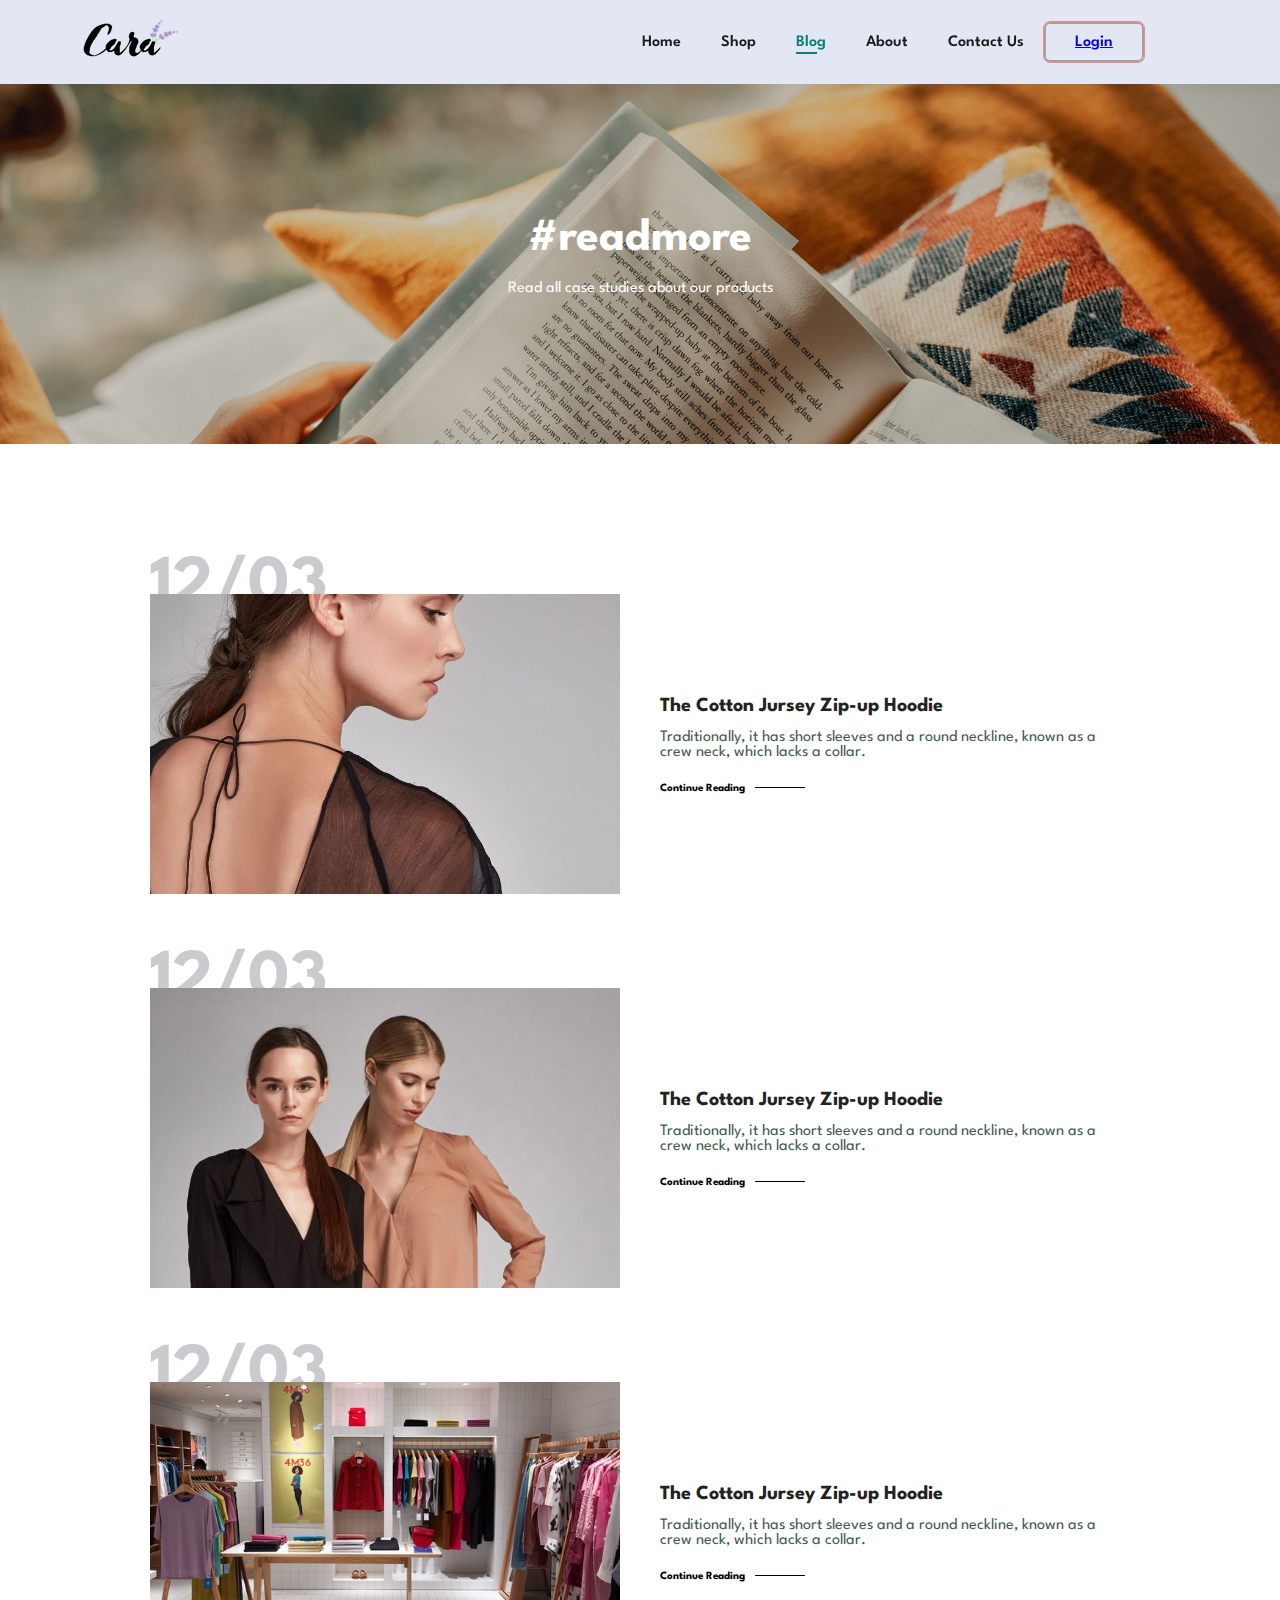
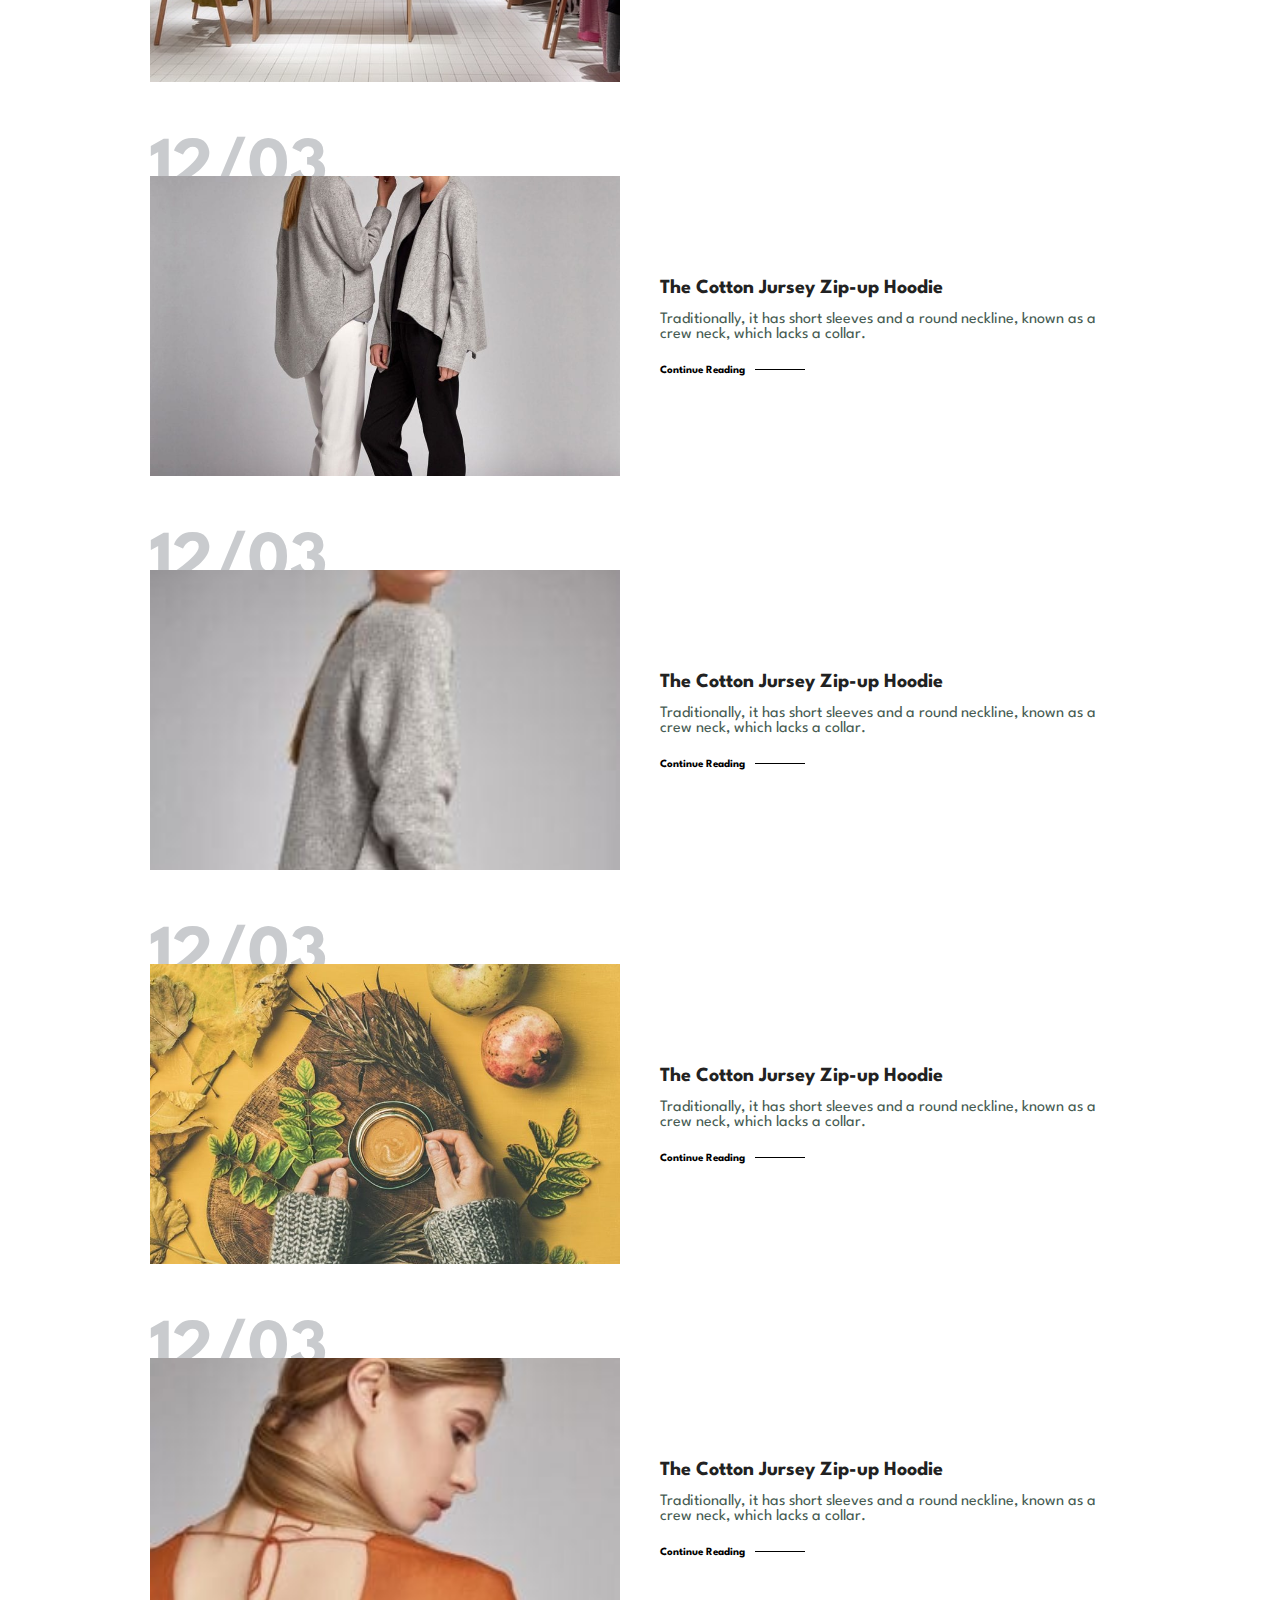
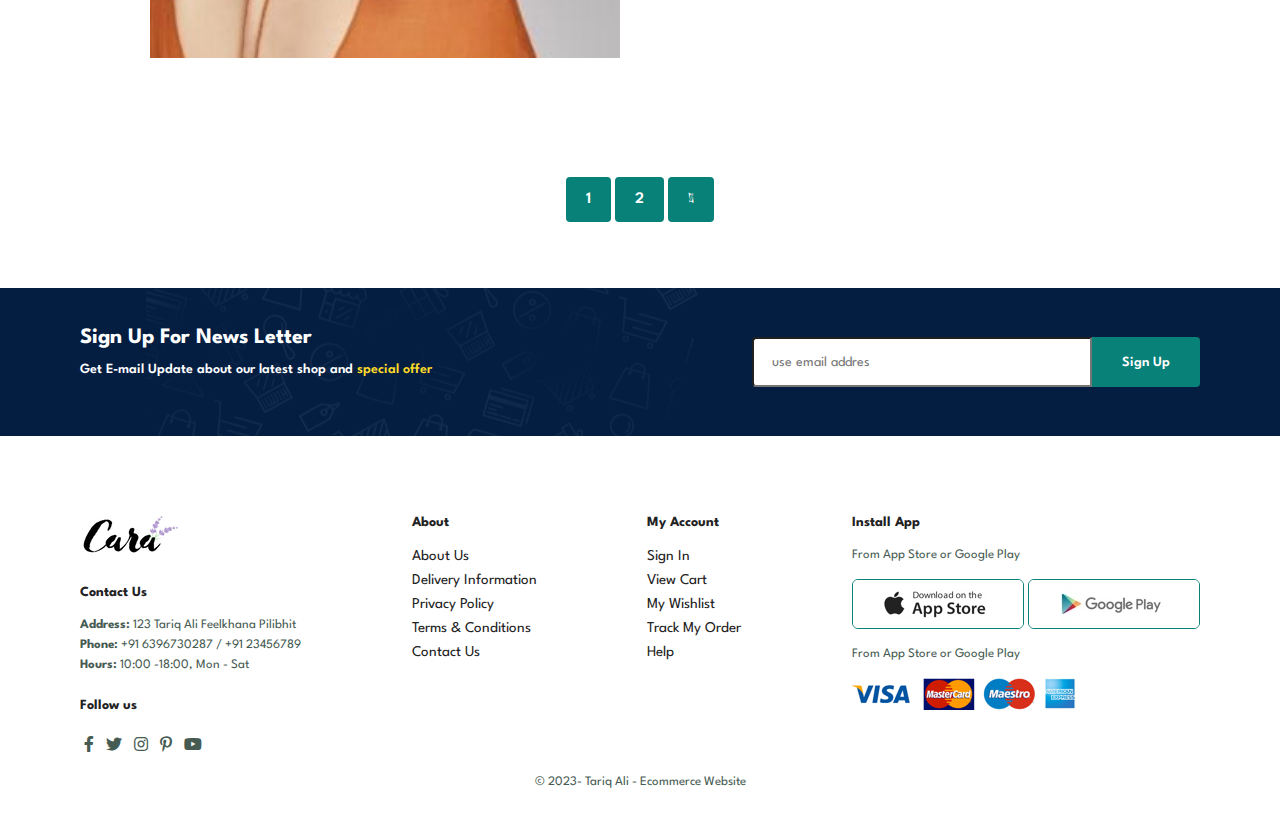
<file: EcoMart/blog.html>
<!DOCTYPE html>
<html lang="en">

<head>
    <meta charset="UTF-8">
    <meta name="viewport" content="width=device-width, initial-scale=1.0">
    <link rel="stylesheet" href="https://pro.fontawesome.com/releases/v5.10.0/css/all.css" />
    <link rel="stylesheet" href="style.css">


    <title>Ecommerce Website</title>
</head>

<body>
    <section id="header">
        <a href="#"><img src="./img/logo.png" class="logo" alt="logo"></a>

        <div>
            <ul id="navbar">
                <li><a href="index.html">Home</a></li>
                <li><a href="shop.html">Shop</a></li>
                <li><a class="active" href="blog.html">Blog</a></li>
                <li><a href="about.html">About</a></li>
                <li><a href="contact.html">Contact Us</a></li>
                <button class="btnLogin-popup"><a href="login.html">Login</a></button>
                <li id="lg-bag"><a href="cart.html"><i class="far fa-shopping-bag"></i></a></li>
                <a href="" id="close"><i class="far fa-times"></i></a>
            </ul>
        </div>
        <div id="mobile">
            <i class="far fa-shopping-bag"></i>
            <i id="bar" class="fas fa-outdent"></i>
        </div>
    </section>


    <section id="page-header" class="blog-header">
        <h2>#readmore</h2>
        <p>Read all case studies about our products</p>

    </section>


    <section id="blog">
        <div class="blog-box">
            <div class="blog-img">
                <img src="img/blog/b1.jpg">
            </div>
            <div class="blog-details">
                <h4>The Cotton Jursey Zip-up Hoodie</h4>
                <p>Traditionally, it has short sleeves and a round neckline, known as a crew neck, which lacks a collar.
                </p>
                <a href="#">Continue Reading</a>
            </div>
            <h1>12/03</h1>
        </div>
        <div class="blog-box">
            <div class="blog-img">
                <img src="img/blog/b2.jpg">
            </div>
            <div class="blog-details">
                <h4>The Cotton Jursey Zip-up Hoodie</h4>
                <p>Traditionally, it has short sleeves and a round neckline, known as a crew neck, which lacks a collar.
                </p>
                <a href="#">Continue Reading</a>
            </div>
            <h1>12/03</h1>
        </div>
        <div class="blog-box">
            <div class="blog-img">
                <img src="img/blog/b3.jpg">
            </div>
            <div class="blog-details">
                <h4>The Cotton Jursey Zip-up Hoodie</h4>
                <p>Traditionally, it has short sleeves and a round neckline, known as a crew neck, which lacks a collar.
                </p>
                <a href="#">Continue Reading</a>
            </div>
            <h1>12/03</h1>
        </div>
        <div class="blog-box">
            <div class="blog-img">
                <img src="img/blog/b4.jpg">
            </div>
            <div class="blog-details">
                <h4>The Cotton Jursey Zip-up Hoodie</h4>
                <p>Traditionally, it has short sleeves and a round neckline, known as a crew neck, which lacks a collar.
                </p>
                <a href="#">Continue Reading</a>
            </div>
            <h1>12/03</h1>
        </div>
        <div class="blog-box">
            <div class="blog-img">
                <img src="img/blog/b5.jpg">
            </div>
            <div class="blog-details">
                <h4>The Cotton Jursey Zip-up Hoodie</h4>
                <p>Traditionally, it has short sleeves and a round neckline, known as a crew neck, which lacks a collar.
                </p>
                <a href="#">Continue Reading</a>
            </div>
            <h1>12/03</h1>
        </div>
        <div class="blog-box">
            <div class="blog-img">
                <img src="img/blog/b6.jpg">
            </div>
            <div class="blog-details">
                <h4>The Cotton Jursey Zip-up Hoodie</h4>
                <p>Traditionally, it has short sleeves and a round neckline, known as a crew neck, which lacks a collar.
                </p>
                <a href="#">Continue Reading</a>
            </div>
            <h1>12/03</h1>
        </div>
        <div class="blog-box">
            <div class="blog-img">
                <img src="img/blog/b7.jpg">
            </div>
            <div class="blog-details">
                <h4>The Cotton Jursey Zip-up Hoodie</h4>
                <p>Traditionally, it has short sleeves and a round neckline, known as a crew neck, which lacks a collar.
                </p>
                <a href="#">Continue Reading</a>
            </div>
            <h1>12/03</h1>
        </div>
    </section>



    <section id="pagination" class="section-p1">
        <a href="">1</a>
        <a href="">2</a>
        <a href=""><i class="fal fa-long-arrow-alt-right"></i></a>


    </section>


    <section id="newsLetter" class="section-p1 section-m1">
        <div class="newtext">
            <h4>Sign Up For News Letter</h4>
            <p>Get E-mail Update about our latest shop and <span>special offer</span> </p>

        </div>
        <div class="form">
            <input type="text" placeholder="use email addres">
            <button class="normal">Sign Up</button>
    </section>

    <footer class="section-p1">
        <div class="column">
            <img class="logo" src="img/logo.png" alt="">
            <h4>Contact Us</h4>
            <p><strong>Address:</strong> 123 Tariq Ali Feelkhana  Pilibhit</p>
            <p><strong>Phone:</strong> +91 6396730287 / +91 23456789</p>
            <p><strong>Hours:</strong> 10:00 -18:00, Mon - Sat </p>
            <div class="follow">
                <h4>Follow us</h4>
                <div class="icon">
                    <i class="fab fa-facebook-f"></i>
                    <i class="fab fa-twitter"></i>
                    <i class="fab fa-instagram"></i>
                    <i class="fab fa-pinterest-p"></i>
                    <i class="fab fa-youtube"></i>
                </div>
            </div>
        </div>

        <div class="column">
            <h4>About</h4>
            <a href="#">About Us</a>
            <a href="#">Delivery Information</a>
            <a href="#">Privacy Policy</a>
            <a href="#">Terms & Conditions</a>
            <a href="#">Contact Us</a>
        </div>

        <div class="column">
            <h4>My Account</h4>
            <a href="#">Sign In</a>
            <a href="#">View Cart</a>
            <a href="#">My Wishlist</a>
            <a href="#">Track My Order</a>
            <a href="#">Help</a>
        </div>

        <div class="column install">
            <h4>Install App</h4>
            <p>From App Store or Google Play</p>
            <div class="row">
                <img src="img/pay/app.jpg" alt="">
                <img src="img/pay/play.jpg" alt="">
            </div>
            <p>From App Store or Google Play</p>
            <img src="img/pay/pay.png" alt="">
        </div>

        <div class="copyright">
            <p>© 2023- Tariq Ali -  Ecommerce Website</p>
        </div>
    </footer>


</body>
<script src="script.js"></script>


</html>
</file>
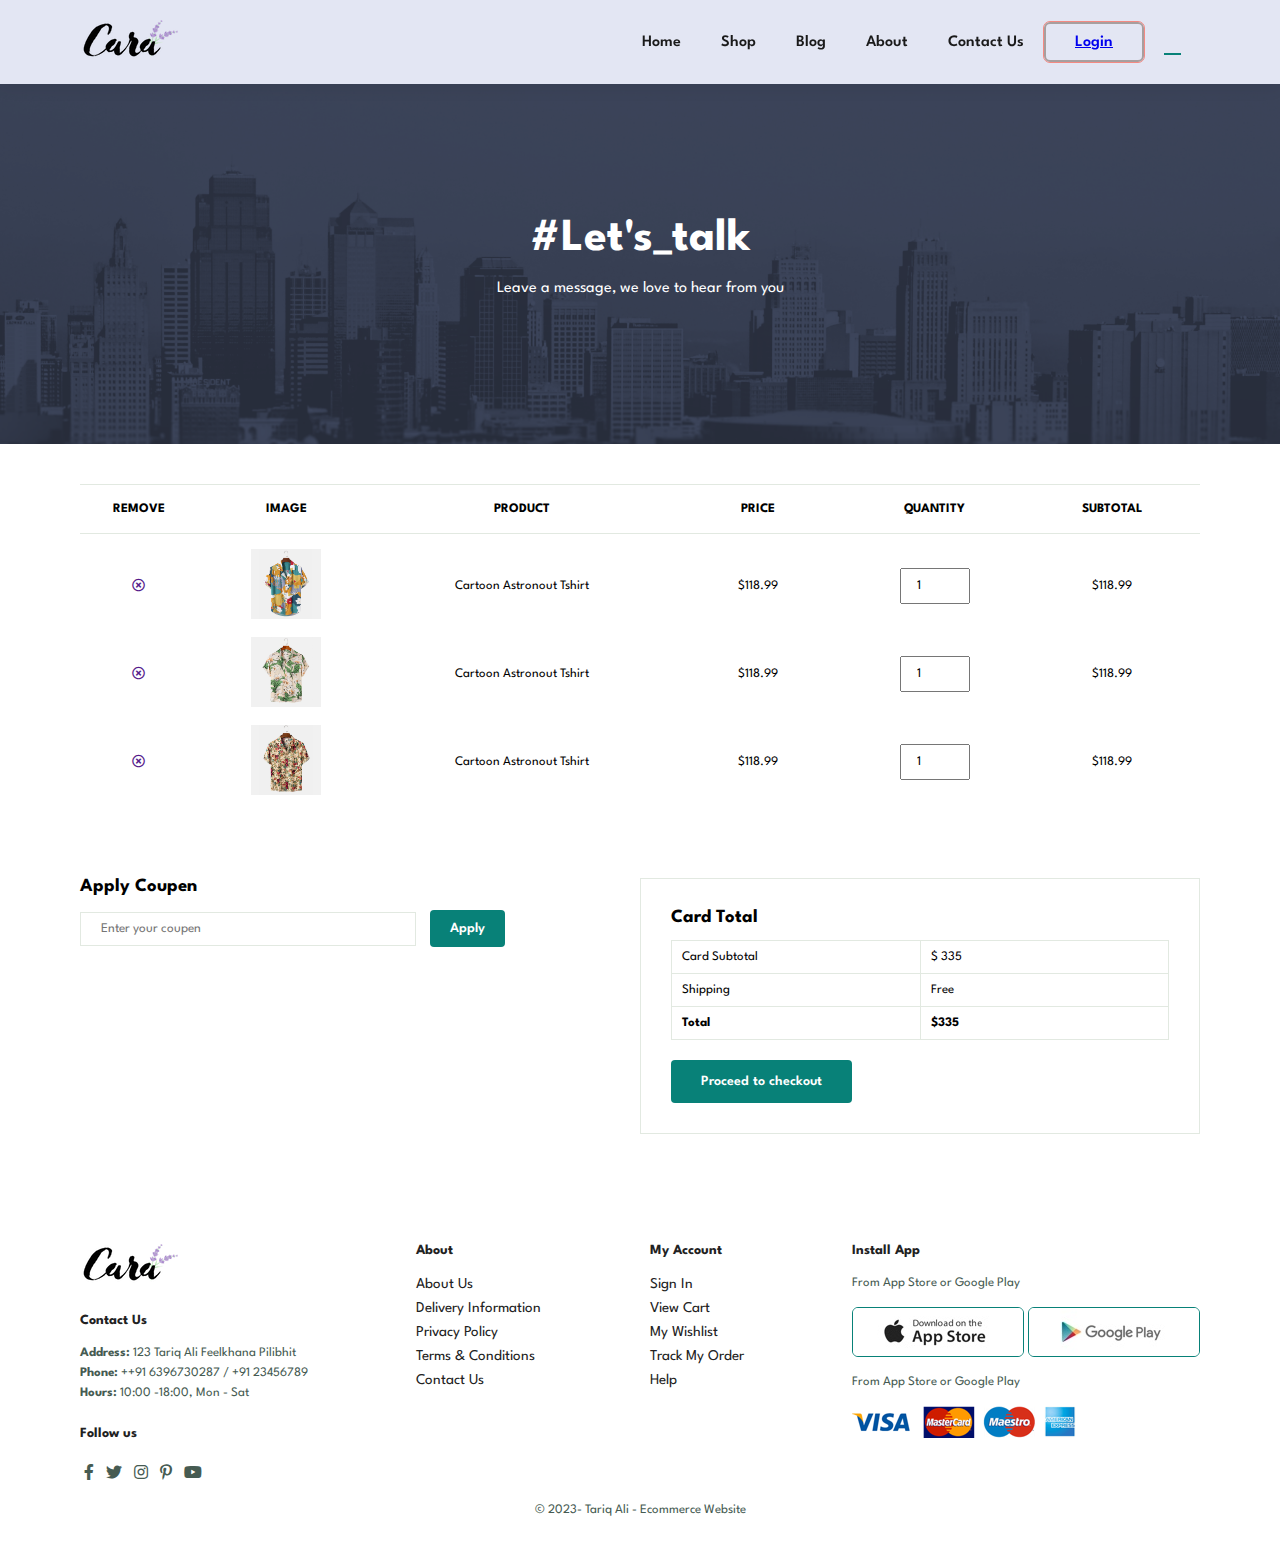
<file: EcoMart/cart.html>
<!DOCTYPE html>
<html lang="en">

<head>
    <meta charset="UTF-8">
    <meta name="viewport" content="width=device-width, initial-scale=1.0">
    <link rel="stylesheet" href="https://pro.fontawesome.com/releases/v5.10.0/css/all.css" />
    <link rel="stylesheet" href="style.css">


    <title>Ecommerce Website</title>
</head>

<body>
    <section id="header">
        <a href="#"><img src="./img/logo.png" class="logo" alt="logo"></a>

        <div>
            <ul id="navbar">
                <li><a href="index.html">Home</a></li>
                <li><a href="shop.html">Shop</a></li>
                <li><a href="blog.html">Blog</a></li>
                <li><a href="about.html">About</a></li>
                <li><a href="contact.html">Contact Us</a></li>
                <button class="btnLogin-popup"><a href="login.html">Login</a></button>
                <li id="lg-bag"><a class="active" href="cart.html"><i class="far fa-shopping-bag"></i></a></li>
                <a href="" id="close"><i class="far fa-times"></i></a>
            </ul>
        </div>
        <div id="mobile">
            <i class="far fa-shopping-bag"></i>
            <i id="bar" class="fas fa-outdent"></i>
        </div>
    </section>

    <section id="page-header" class="about-header">
        <h2>#Let's_talk</h2>
        <p>Leave a message, we love to hear from you</p>

    </section>

    <section id="cart" class="section-p1">
        <table width="100%">
            <thead>
                <tr>
                    <td>Remove</td>
                    <td>Image</td>
                    <td>Product</td>
                    <td>Price</td>
                    <td>Quantity</td>
                    <td>Subtotal</td>
                </tr>
            </thead>
            <tbody>
                <tr>
                    <td><a href=""><i class="far fa-times-circle"></i></a></td>
                    <td><img src="img/products/f1.jpg"></td>
                    <td> Cartoon Astronout Tshirt</td>
                    <td>$118.99</td>
                    <td><input type="number" value="1"></td>
                    <td>$118.99</td>

                </tr>
                <tr>
                    <td><a href=""><i class="far fa-times-circle"></i></a></td>
                    <td><img src="img/products/f2.jpg"></td>
                    <td> Cartoon Astronout Tshirt</td>
                    <td>$118.99</td>
                    <td><input type="number" value="1"></td>
                    <td>$118.99</td>

                </tr>
                <tr>
                    <td><a href=""><i class="far fa-times-circle"></i></a></td>
                    <td><img src="img/products/f3.jpg"></td>
                    <td> Cartoon Astronout Tshirt</td>
                    <td>$118.99</td>
                    <td><input type="number" value="1"></td>
                    <td>$118.99</td>

                </tr>
            </tbody>
        </table>
    </section>

    <section id="cart-add" class="section-p1">
        <div id="coupen">
            <h3>Apply Coupen</h3>
            <div>
                <input type="text" placeholder="Enter your coupen">
                <button class="normal">Apply</button>
            </div>
        </div>
        <div id="subtotal">
            <h3>Card Total</h3>
            <table>
                <tr>
                    <td>Card Subtotal</td>
                    <td>$ 335</td>
                </tr>
                <tr>
                    <td>Shipping</td>
                    <td>Free</td>
                    
                </tr>
                <tr>
                    <td><strong>Total</strong></td>
                    <td><strong>$335</strong></td>
                </tr>
            </table>
            <button class="normal">Proceed to checkout</button>
        </div>
    </section>




    <footer class="section-p1">
        <div class="column">
            <img class="logo" src="img/logo.png" alt="">
            <h4>Contact Us</h4>
            <p><strong>Address:</strong> 123 Tariq Ali Feelkhana  Pilibhit</p>
            <p><strong>Phone:</strong> ++91 6396730287 / +91 23456789</p>
            <p><strong>Hours:</strong> 10:00 -18:00, Mon - Sat </p>
            <div class="follow">
                <h4>Follow us</h4>
                <div class="icon">
                    <i class="fab fa-facebook-f"></i>
                    <i class="fab fa-twitter"></i>
                    <i class="fab fa-instagram"></i>
                    <i class="fab fa-pinterest-p"></i>
                    <i class="fab fa-youtube"></i>
                </div>
            </div>
        </div>

        <div class="column">
            <h4>About</h4>
            <a href="#">About Us</a>
            <a href="#">Delivery Information</a>
            <a href="#">Privacy Policy</a>
            <a href="#">Terms & Conditions</a>
            <a href="#">Contact Us</a>
        </div>

        <div class="column">
            <h4>My Account</h4>
            <a href="#">Sign In</a>
            <a href="#">View Cart</a>
            <a href="#">My Wishlist</a>
            <a href="#">Track My Order</a>
            <a href="#">Help</a>
        </div>

        <div class="column install">
            <h4>Install App</h4>
            <p>From App Store or Google Play</p>
            <div class="row">
                <img src="img/pay/app.jpg" alt="">
                <img src="img/pay/play.jpg" alt="">
            </div>
            <p>From App Store or Google Play</p>
            <img src="img/pay/pay.png" alt="">
        </div>

        <div class="copyright">
            <p>© 2023- Tariq Ali -  Ecommerce Website</p>
        </div>
    </footer>


</body>
<script src="script.js"></script>


</html>
</file>
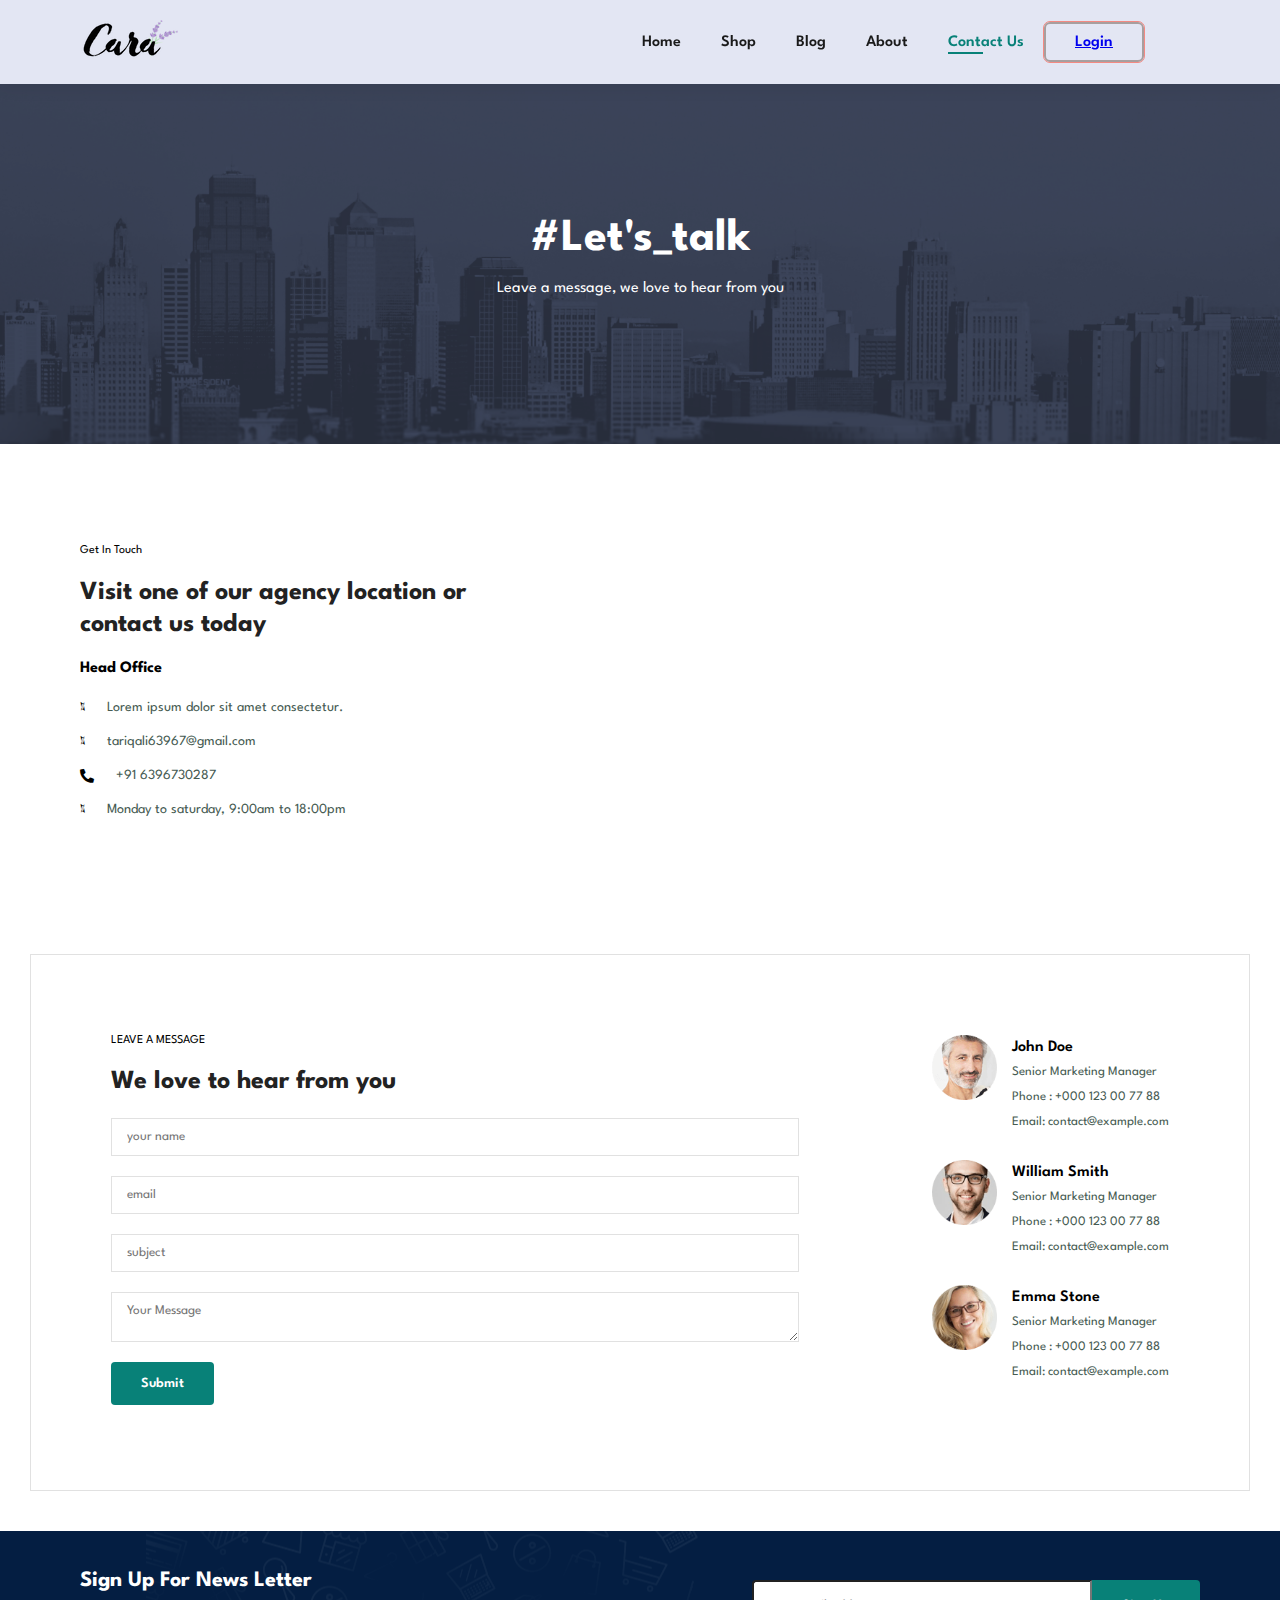
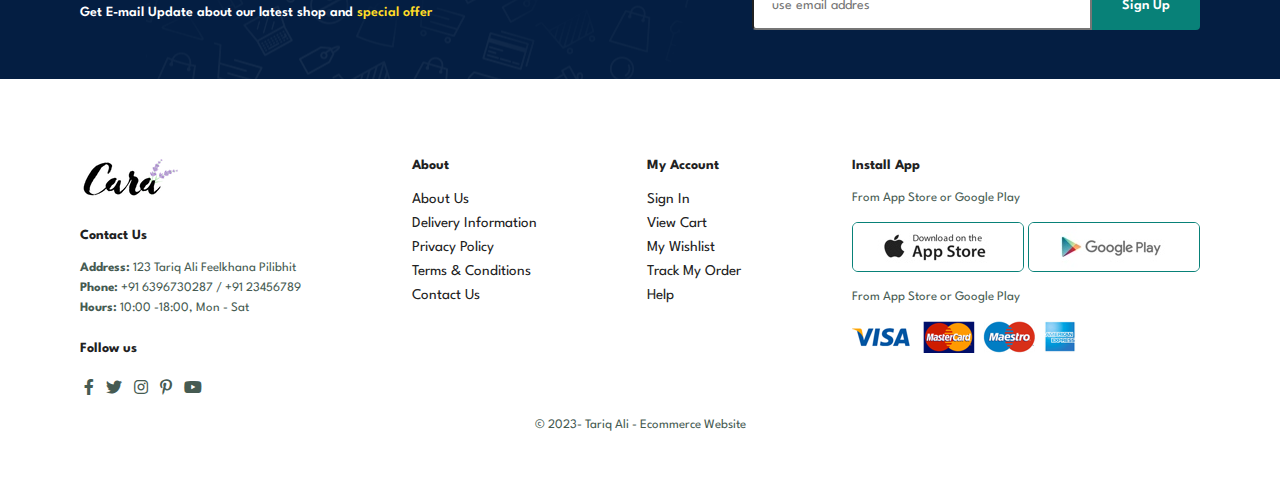
<file: EcoMart/contact.html>
<!DOCTYPE html>
<html lang="en">

<head>
    <meta charset="UTF-8">
    <meta name="viewport" content="width=device-width, initial-scale=1.0">
    <link rel="stylesheet" href="https://pro.fontawesome.com/releases/v5.10.0/css/all.css" />
    <link rel="stylesheet" href="style.css">


    <title>Ecommerce Website</title>
</head>

<body>
    <section id="header">
        <a href="#"><img src="./img/logo.png" class="logo" alt="logo"></a>

        <div>
            <ul id="navbar">
                <li><a href="index.html">Home</a></li>
                <li><a href="shop.html">Shop</a></li>
                <li><a href="blog.html">Blog</a></li>
                <li><a href="about.html">About</a></li>
                <li><a class="active" href="contact.html">Contact Us</a></li>
                <button class="btnLogin-popup"><a href="login.html">Login</a></button>
                <li id="lg-bag"><a href="cart.html"><i class="far fa-shopping-bag"></i></a></li>
                <a href="" id="close"><i class="far fa-times"></i></a>
            </ul>
        </div>
        <div id="mobile">
            <i class="far fa-shopping-bag"></i>
            <i id="bar" class="fas fa-outdent"></i>
        </div>
    </section>

    <section id="page-header" class="about-header">
        <h2>#Let's_talk</h2>
        <p>Leave a message, we love to hear from you</p>

    </section>

    <section id="contact-detail" class="section-p1">
        <div class="details">
            <span>Get In Touch</span>
            <h2>Visit one of our agency location or contact us today</h2>
            <h3>Head Office</h3>
            <div>
                <li>
                    <i class="fal fa-map"></i>
                    <p>Lorem ipsum dolor sit amet consectetur.</p>
                </li>
                <li>
                    <i class="fal fa-envelope"></i>
                    <p>tariqali63967@gmail.com</p>
                </li>
                <li>
                    <i class="fas fa-phone-alt"></i>
                    <p>+91 6396730287</p>
                </li>
                <li>
                    <i class="fal fa-clock"></i>
                    <p>Monday to saturday, 9:00am to 18:00pm</p>
                </li>
        </div>
        </div>

        <div class="map">
            <iframe src="https://www.google.com/maps/embed?pb=!1m18!1m12!1m3!1d2469.808806906321!2d-1.2592323454790648!3d51.75481962029965!2m3!1f0!2f0!3f0!3m2!1i1024!2i768!4f13.1!3m3!1m2!1s0x4876c6a9ef8c485b%3A0xd2ff1883a001afed!2sUniversity%20of%20Oxford!5e0!3m2!1sen!2sin!4v1710266534535!5m2!1sen!2sin" width="600" height="450" style="border:0;" allowfullscreen="" loading="lazy" referrerpolicy="no-referrer-when-downgrade"></iframe>
        </div>
    </section>

    <section id="form-detail">
        <form action="">
            <span>LEAVE A MESSAGE</span>
            <h2>We love to hear from you</h2>
            <input type="text" placeholder="your name">
            <input type="text" placeholder="email">
            <input type="text" placeholder="subject">
            <textarea name="" id="" cols="" rows="" placeholder="Your Message"></textarea>
            <button class="normal">Submit</button>
        </form>
        <div class="people">
            <div>
                <img src="img/people/1.png">
                <p><span>John Doe</span>Senior Marketing Manager <br>Phone : +000 123 00 77 88 <br> Email: contact@example.com</p> 
            </div>
            <div>
                <img src="img/people/2.png">
                <p><span>William Smith</span>Senior Marketing Manager <br>Phone : +000 123 00 77 88 <br> Email: contact@example.com</p> 
            </div>
            <div>
                <img src="img/people/3.png">
                <p><span>Emma Stone</span>Senior Marketing Manager <br>Phone : +000 123 00 77 88 <br> Email: contact@example.com</p> 
            </div>
        </div>
    </section>


    <section id="newsLetter" class="section-p1 section-m1">
        <div class="newtext">
            <h4>Sign Up For News Letter</h4>
            <p>Get E-mail Update about our latest shop and <span>special offer</span> </p>

        </div>
        <div class="form">
            <input type="text" placeholder="use email addres">
            <button class="normal">Sign Up</button>
    </section>


    <footer class="section-p1">
        <div class="column">
            <img class="logo" src="img/logo.png" alt="">
            <h4>Contact Us</h4>
            <p><strong>Address:</strong> 123 Tariq Ali Feelkhana  Pilibhit</p>
            <p><strong>Phone:</strong> +91 6396730287 / +91 23456789</p>
            <p><strong>Hours:</strong> 10:00 -18:00, Mon - Sat </p>
            <div class="follow">
                <h4>Follow us</h4>
                <div class="icon">
                    <i class="fab fa-facebook-f"></i>
                    <i class="fab fa-twitter"></i>
                    <i class="fab fa-instagram"></i>
                    <i class="fab fa-pinterest-p"></i>
                    <i class="fab fa-youtube"></i>
                </div>
            </div>
        </div>

        <div class="column">
            <h4>About</h4>
            <a href="#">About Us</a>
            <a href="#">Delivery Information</a>
            <a href="#">Privacy Policy</a>
            <a href="#">Terms & Conditions</a>
            <a href="#">Contact Us</a>
        </div>

        <div class="column">
            <h4>My Account</h4>
            <a href="#">Sign In</a>
            <a href="#">View Cart</a>
            <a href="#">My Wishlist</a>
            <a href="#">Track My Order</a>
            <a href="#">Help</a>
        </div>

        <div class="column install">
            <h4>Install App</h4>
            <p>From App Store or Google Play</p>
            <div class="row">
                <img src="img/pay/app.jpg" alt="">
                <img src="img/pay/play.jpg" alt="">
            </div>
            <p>From App Store or Google Play</p>
            <img src="img/pay/pay.png" alt="">
        </div>

        <div class="copyright">
            <p>© 2023- Tariq Ali -  Ecommerce Website</p>
        </div>
    </footer>


</body>
<script src="script.js"></script>


</html>
</file>
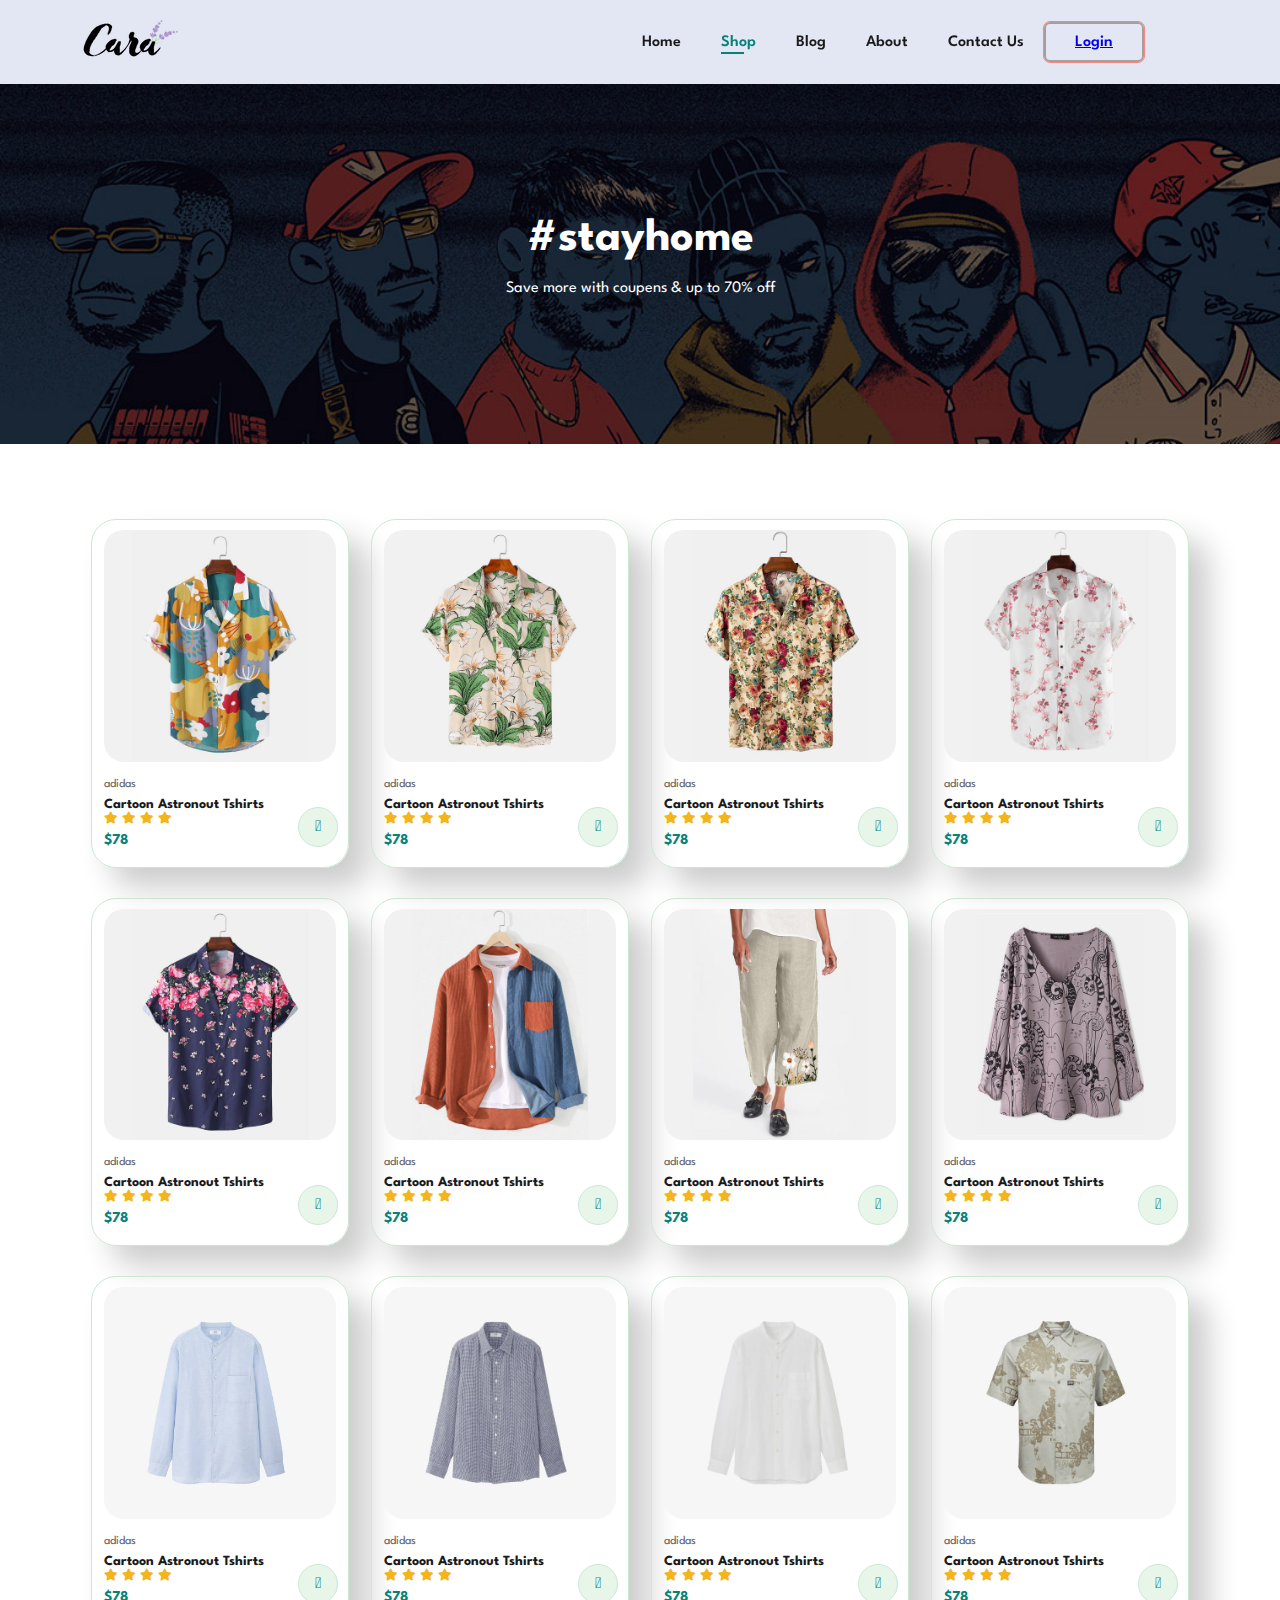
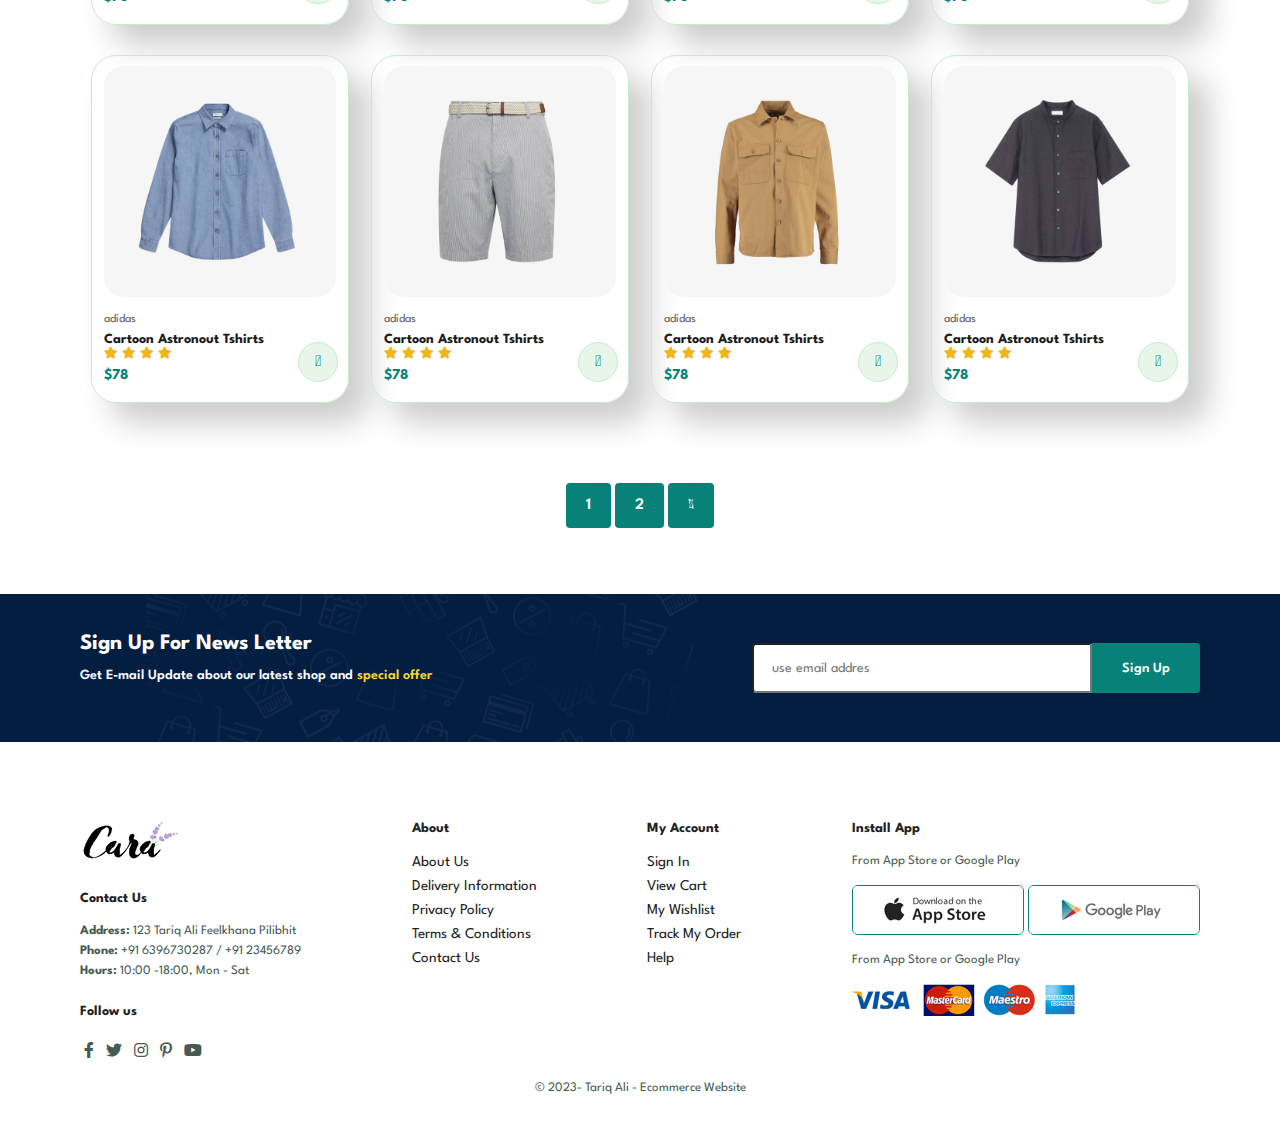
<file: EcoMart/shop.html>
<!DOCTYPE html>
<html lang="en">

<head>
    <meta charset="UTF-8">
    <meta name="viewport" content="width=device-width, initial-scale=1.0">
    <link rel="stylesheet" href="https://pro.fontawesome.com/releases/v5.10.0/css/all.css" />
    <link rel="stylesheet" href="style.css">


    <title>Ecommerce Website</title>
</head>

<body>
    <section id="header">
        <a href="#"><img src="./img/logo.png" class="logo" alt="logo"></a>

        <div>
            <ul id="navbar">
                <li><a href="index.html">Home</a></li>
                <li><a class="active" href="shop.html">Shop</a></li>
                <li><a href="blog.html">Blog</a></li>
                <li><a href="about.html">About</a></li>
                <li><a href="contact.html">Contact Us</a></li>
                <button class="btnLogin-popup"><a href="login.html">Login</a></button>
                <li id="lg-bag"><a href="cart.html"><i class="far fa-shopping-bag"></i></a></li>
                <a href="" id="close"><i class="far fa-times"></i></a>
            </ul>
        </div>
        <div id="mobile">
            <i class="far fa-shopping-bag"></i>
            <i id="bar" class="fas fa-outdent"></i>
        </div>
    </section>


    <section id="page-header">
        <h2>#stayhome</h2>
        <p>Save more with coupens & up to 70% off</p>
    </section>


    <section id="product1" class="section-p1">

        <div class="pro-container">
            <div class="pro" onclick="window.location.href='sproduct.html';">
                <img src="img/products/f1.jpg" alt="">
                <div class="imgDes">
                    <span>adidas</span>
                    <h5>Cartoon Astronout Tshirts</h5>
                    <div class="star">
                        <i class="fas fa-star"></i>
                        <i class="fas fa-star"></i>
                        <i class="fas fa-star"></i>
                        <i class="fas fa-star"></i>
                    </div>
                    <h4>$78</h4>
                </div>
                <a href="#"><i class="fal fa-shopping-cart cart"></i></a>
            </div>
            <div class="pro" onclick="window.location.href='sproduct.html';">
                <img src="img/products/f2.jpg" alt="">
                <div class="imgDes">
                    <span>adidas</span>
                    <h5>Cartoon Astronout Tshirts</h5>
                    <div class="star">
                        <i class="fas fa-star"></i>
                        <i class="fas fa-star"></i>
                        <i class="fas fa-star"></i>
                        <i class="fas fa-star"></i>
                    </div>
                    <h4>$78</h4>
                </div>
                <a href="#"><i class="fal fa-shopping-cart cart"></i></a>
            </div>
            <div class="pro" onclick="window.location.href='sproduct.html';">
                <img src="img/products/f3.jpg" alt="">
                <div class="imgDes">
                    <span>adidas</span>
                    <h5>Cartoon Astronout Tshirts</h5>
                    <div class="star">
                        <i class="fas fa-star"></i>
                        <i class="fas fa-star"></i>
                        <i class="fas fa-star"></i>
                        <i class="fas fa-star"></i>
                    </div>
                    <h4>$78</h4>
                </div>
                <a href="#"><i class="fal fa-shopping-cart cart"></i></a>
            </div>
            <div class="pro" onclick="window.location.href='sproduct.html';">
                <img src="img/products/f4.jpg" alt="">
                <div class="imgDes">
                    <span>adidas</span>
                    <h5>Cartoon Astronout Tshirts</h5>
                    <div class="star">
                        <i class="fas fa-star"></i>
                        <i class="fas fa-star"></i>
                        <i class="fas fa-star"></i>
                        <i class="fas fa-star"></i>
                    </div>
                    <h4>$78</h4>
                </div>
                <a href="#"><i class="fal fa-shopping-cart cart"></i></a>
            </div>
            <div class="pro" onclick="window.location.href='sproduct.html';">
                <img src="img/products/f5.jpg" alt="">
                <div class="imgDes">
                    <span>adidas</span>
                    <h5>Cartoon Astronout Tshirts</h5>
                    <div class="star">
                        <i class="fas fa-star"></i>
                        <i class="fas fa-star"></i>
                        <i class="fas fa-star"></i>
                        <i class="fas fa-star"></i>
                    </div>
                    <h4>$78</h4>
                </div>
                <a href="#"><i class="fal fa-shopping-cart cart"></i></a>
            </div>
            <div class="pro" onclick="window.location.href='sproduct.html';">
                <img src="img/products/f6.jpg" alt="">
                <div class="imgDes">
                    <span>adidas</span>
                    <h5>Cartoon Astronout Tshirts</h5>
                    <div class="star">
                        <i class="fas fa-star"></i>
                        <i class="fas fa-star"></i>
                        <i class="fas fa-star"></i>
                        <i class="fas fa-star"></i>
                    </div>
                    <h4>$78</h4>
                </div>
                <a href="#"><i class="fal fa-shopping-cart cart"></i></a>
            </div>
            <div class="pro" onclick="window.location.href='sproduct.html';">
                <img src="img/products/f7.jpg" alt="">
                <div class="imgDes">
                    <span>adidas</span>
                    <h5>Cartoon Astronout Tshirts</h5>
                    <div class="star">
                        <i class="fas fa-star"></i>
                        <i class="fas fa-star"></i>
                        <i class="fas fa-star"></i>
                        <i class="fas fa-star"></i>
                    </div>
                    <h4>$78</h4>
                </div>
                <a href="#"><i class="fal fa-shopping-cart cart"></i></a>
            </div>
            <div class="pro" onclick="window.location.href='sproduct.html';">
                <img src="img/products/f8.jpg" alt="">
                <div class="imgDes">
                    <span>adidas</span>
                    <h5>Cartoon Astronout Tshirts</h5>
                    <div class="star">
                        <i class="fas fa-star"></i>
                        <i class="fas fa-star"></i>
                        <i class="fas fa-star"></i>
                        <i class="fas fa-star"></i>
                    </div>
                    <h4>$78</h4>
                </div>
                <a href="#"><i class="fal fa-shopping-cart cart"></i></a>
            </div>
            <div class="pro" onclick="window.location.href='sproduct.html';">
                <img src="img/products/n1.jpg" alt="">
                <div class="imgDes">
                    <span>adidas</span>
                    <h5>Cartoon Astronout Tshirts</h5>
                    <div class="star">
                        <i class="fas fa-star"></i>
                        <i class="fas fa-star"></i>
                        <i class="fas fa-star"></i>
                        <i class="fas fa-star"></i>
                    </div>
                    <h4>$78</h4>
                </div>
                <a href="#"><i class="fal fa-shopping-cart cart"></i></a>
            </div>
            <div class="pro" onclick="window.location.href='sproduct.html';">
                <img src="img/products/n2.jpg" alt="">
                <div class="imgDes">
                    <span>adidas</span>
                    <h5>Cartoon Astronout Tshirts</h5>
                    <div class="star">
                        <i class="fas fa-star"></i>
                        <i class="fas fa-star"></i>
                        <i class="fas fa-star"></i>
                        <i class="fas fa-star"></i>
                    </div>
                    <h4>$78</h4>
                </div>
                <a href="#"><i class="fal fa-shopping-cart cart"></i></a>
            </div>
            <div class="pro" onclick="window.location.href='sproduct.html';">
                <img src="img/products/n3.jpg" alt="">
                <div class="imgDes">
                    <span>adidas</span>
                    <h5>Cartoon Astronout Tshirts</h5>
                    <div class="star">
                        <i class="fas fa-star"></i>
                        <i class="fas fa-star"></i>
                        <i class="fas fa-star"></i>
                        <i class="fas fa-star"></i>
                    </div>
                    <h4>$78</h4>
                </div>
                <a href="#"><i class="fal fa-shopping-cart cart"></i></a>
            </div>
            <div class="pro" onclick="window.location.href='sproduct.html';">
                <img src="img/products/n4.jpg" alt="">
                <div class="imgDes">
                    <span>adidas</span>
                    <h5>Cartoon Astronout Tshirts</h5>
                    <div class="star">
                        <i class="fas fa-star"></i>
                        <i class="fas fa-star"></i>
                        <i class="fas fa-star"></i>
                        <i class="fas fa-star"></i>
                    </div>
                    <h4>$78</h4>
                </div>
                <a href="#"><i class="fal fa-shopping-cart cart"></i></a>
            </div>
            <div class="pro" onclick="window.location.href='sproduct.html';">
                <img src="img/products/n5.jpg" alt="">
                <div class="imgDes">
                    <span>adidas</span>
                    <h5>Cartoon Astronout Tshirts</h5>
                    <div class="star">
                        <i class="fas fa-star"></i>
                        <i class="fas fa-star"></i>
                        <i class="fas fa-star"></i>
                        <i class="fas fa-star"></i>
                    </div>
                    <h4>$78</h4>
                </div>
                <a href="#"><i class="fal fa-shopping-cart cart"></i></a>
            </div>
            <div class="pro" onclick="window.location.href='sproduct.html';">
                <img src="img/products/n6.jpg" alt="">
                <div class="imgDes">
                    <span>adidas</span>
                    <h5>Cartoon Astronout Tshirts</h5>
                    <div class="star">
                        <i class="fas fa-star"></i>
                        <i class="fas fa-star"></i>
                        <i class="fas fa-star"></i>
                        <i class="fas fa-star"></i>
                    </div>
                    <h4>$78</h4>
                </div>
                <a href="#"><i class="fal fa-shopping-cart cart"></i></a>
            </div>
            <div class="pro" onclick="window.location.href='sproduct.html';">
                <img src="img/products/n7.jpg" alt="">
                <div class="imgDes">
                    <span>adidas</span>
                    <h5>Cartoon Astronout Tshirts</h5>
                    <div class="star">
                        <i class="fas fa-star"></i>
                        <i class="fas fa-star"></i>
                        <i class="fas fa-star"></i>
                        <i class="fas fa-star"></i>
                    </div>
                    <h4>$78</h4>
                </div>
                <a href="#"><i class="fal fa-shopping-cart cart"></i></a>
            </div>
            <div class="pro" onclick="window.location.href='sproduct.html';">
                <img src="img/products/n8.jpg" alt="">
                <div class="imgDes">
                    <span>adidas</span>
                    <h5>Cartoon Astronout Tshirts</h5>
                    <div class="star">
                        <i class="fas fa-star"></i>
                        <i class="fas fa-star"></i>
                        <i class="fas fa-star"></i>
                        <i class="fas fa-star"></i>
                    </div>
                    <h4>$78</h4>
                </div>
                <a href="#"><i class="fal fa-shopping-cart cart"></i></a>
            </div>


        </div>


    </section>

    <section id="pagination" class="section-p1">
        <a href="" >1</a>
        <a href="" >2</a>
        <a href="" ><i class="fal fa-long-arrow-alt-right"></i></a>
        

    </section>


    <section id="newsLetter" class="section-p1 section-m1">
        <div class="newtext">
            <h4>Sign Up For News Letter</h4>
            <p>Get E-mail Update about our latest shop and <span>special offer</span> </p>

        </div>
        <div class="form">
            <input type="text" placeholder="use email addres">
            <button class="normal">Sign Up</button>
    </section>

    <footer class="section-p1">
        <div class="column">
            <img class="logo" src="img/logo.png" alt="">
            <h4>Contact Us</h4>
            <p><strong>Address:</strong> 123 Tariq Ali Feelkhana  Pilibhit</p>
            <p><strong>Phone:</strong> +91 6396730287 / +91 23456789</p>
            <p><strong>Hours:</strong> 10:00 -18:00, Mon - Sat </p>
            <div class="follow">
                <h4>Follow us</h4>
                <div class="icon">
                    <i class="fab fa-facebook-f"></i>
                    <i class="fab fa-twitter"></i>
                    <i class="fab fa-instagram"></i>
                    <i class="fab fa-pinterest-p"></i>
                    <i class="fab fa-youtube"></i>
                </div>
            </div>
        </div>

        <div class="column">
            <h4>About</h4>
            <a href="#">About Us</a>
            <a href="#">Delivery Information</a>
            <a href="#">Privacy Policy</a>
            <a href="#">Terms & Conditions</a>
            <a href="#">Contact Us</a>
        </div>

        <div class="column">
            <h4>My Account</h4>
            <a href="#">Sign In</a>
            <a href="#">View Cart</a>
            <a href="#">My Wishlist</a>
            <a href="#">Track My Order</a>
            <a href="#">Help</a>
        </div>

        <div class="column install">
            <h4>Install App</h4>
            <p>From App Store or Google Play</p>
            <div class="row">
                <img src="img/pay/app.jpg" alt="">
                <img src="img/pay/play.jpg" alt="">
            </div>
            <p>From App Store or Google Play</p>
            <img src="img/pay/pay.png" alt="">
        </div>

        <div class="copyright">
            <p>© 2023- Tariq Ali -  Ecommerce Website</p>
        </div>
    </footer>


</body>
<script src="script.js"></script>


</html>
</file>
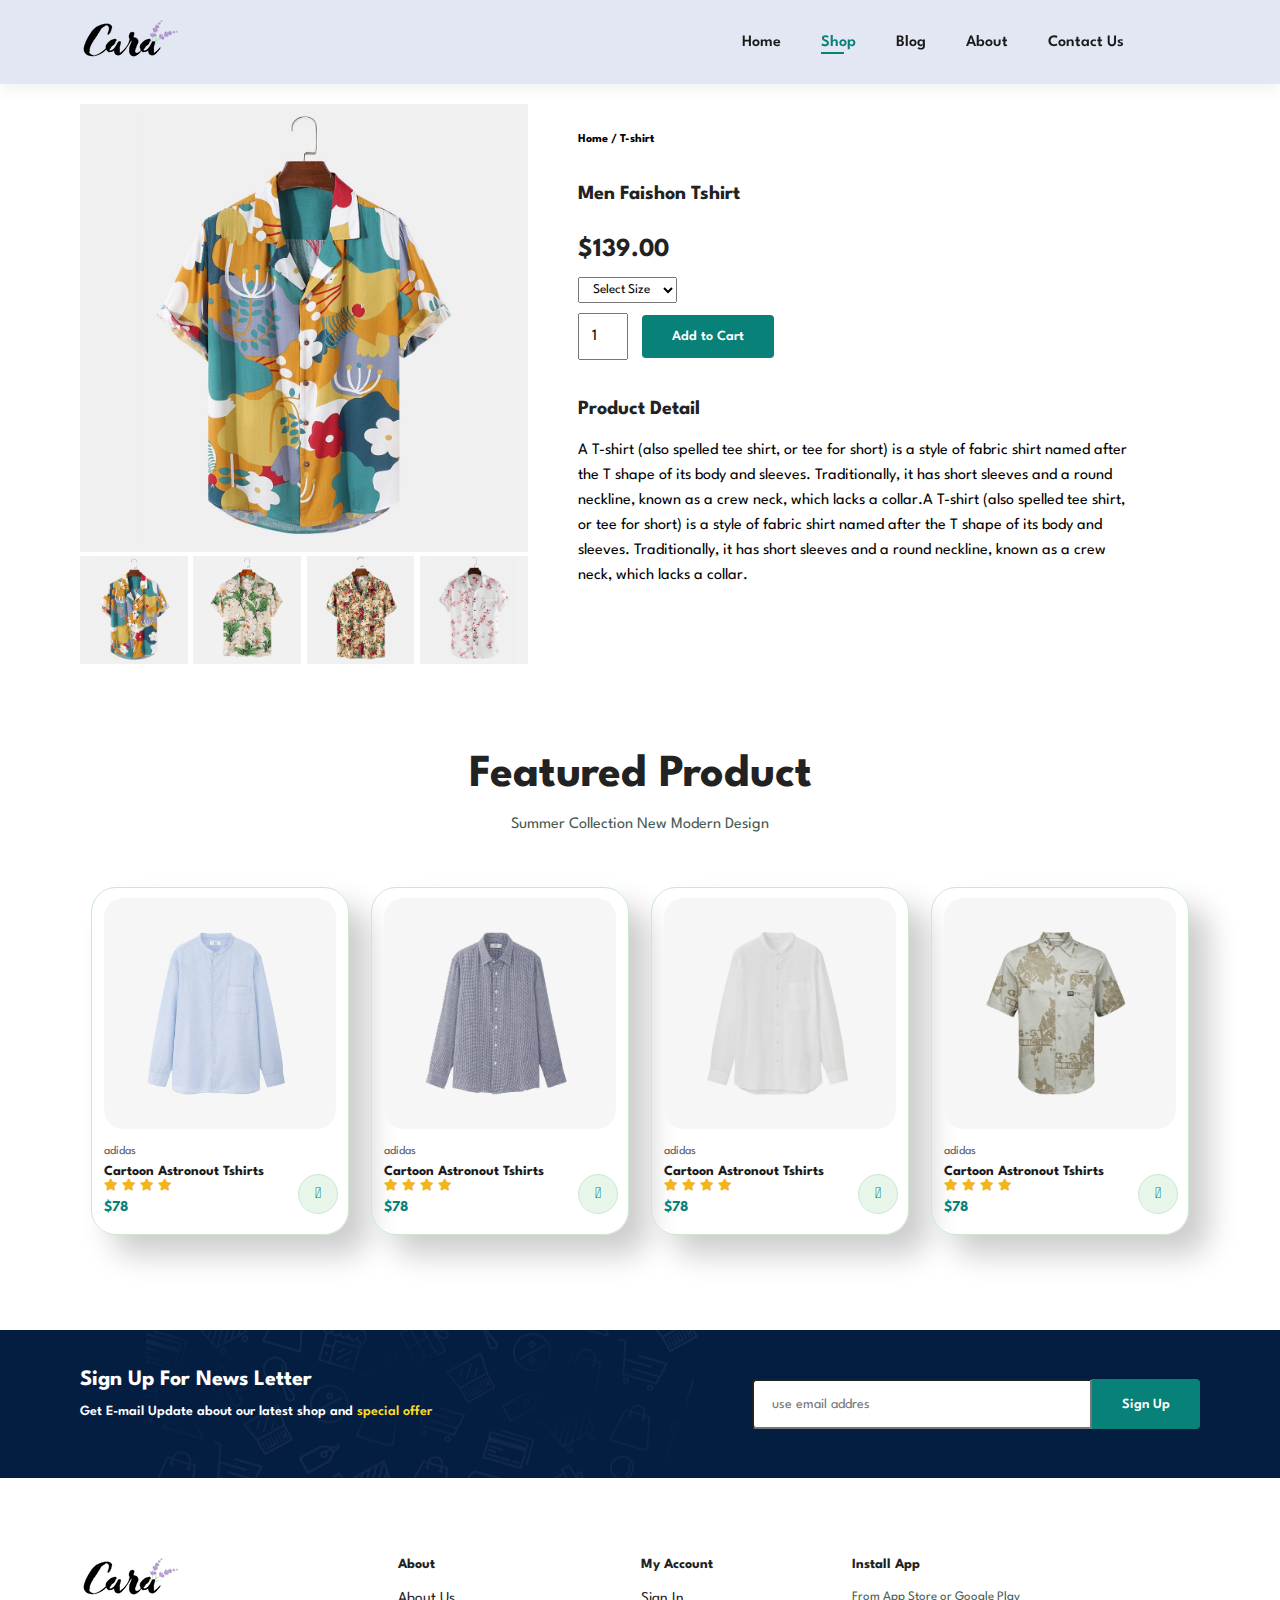
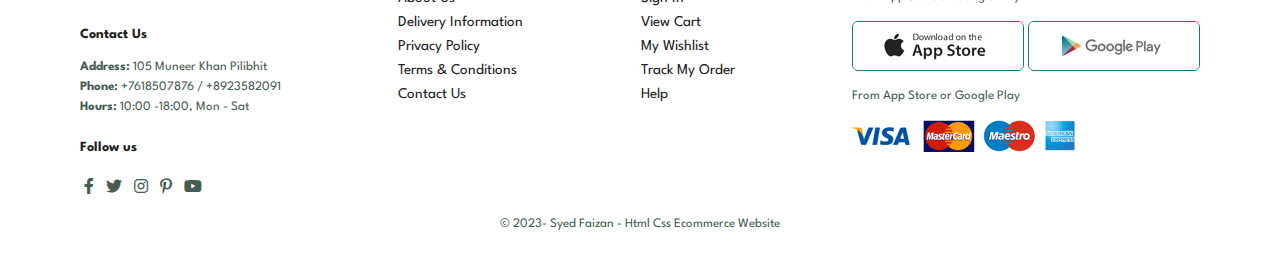
<file: EcoMart/sproduct.html>
<!DOCTYPE html>
<html lang="en">

<head>
    <meta charset="UTF-8">
    <meta name="viewport" content="width=device-width, initial-scale=1.0">
    <link rel="stylesheet" href="https://pro.fontawesome.com/releases/v5.10.0/css/all.css" />
    <link rel="stylesheet" href="style.css">


    <title>Ecommerce Website</title>
</head>

<body>
    <section id="header">
        <a href="#"><img src="./img/logo.png" class="logo" alt="logo"></a>

        <div>
            <ul id="navbar">
                <li><a href="index.html">Home</a></li>
                <li><a class="active" href="shop.html">Shop</a></li>
                <li><a href="blog.html">Blog</a></li>
                <li><a href="about.html">About</a></li>
                <li><a href="contact.html">Contact Us</a></li>
                <li id="lg-bag"><a href="cart.html"><i class="far fa-shopping-bag"></i></a></li>
                <a href="" id="close"><i class="far fa-times"></i></a>
            </ul>
        </div>
        <div id="mobile">
            <i class="far fa-shopping-bag"></i>
            <i id="bar" class="fas fa-outdent"></i>
        </div>
    </section>


  <section id="pro-detail" class="section-p1">
    <div class="single-pro-image">
        <img src="img/products/f1.jpg"  width= "100%" id="main" alt="">
        <div class="small-img-group">
            <div class="small-image-column">
                <img src="img/products/f1.jpg" width="100%" class="small-image" alt="">
            </div>
            <div class="small-image-column">
                <img src="img/products/f2.jpg" width="100%" class="small-image" alt="">
            </div>
            <div class="small-image-column">
                <img src="img/products/f3.jpg" width="100%" class="small-image" alt="">
            </div>
            <div class="small-image-column">
                <img src="img/products/f4.jpg" width="100%" class="small-image" alt="">
            </div>
        </div>
    </div>
    <div class="single-pro-detail">
        <h6>Home / T-shirt</h6>
        <h4>Men Faishon Tshirt</h4>
        <h2>$139.00</h2>
        <select>
            <option>Select Size</option>
            <option>Xl</option>
            <option>XXL</option>
            <option>Small</option>
            <option>Large</option>
        </select>
        <input type="number" value="1">
        <button class="normal">Add to Cart</button>
        <h4>Product Detail</h4>
        <span>A T-shirt (also spelled tee shirt, or tee for short) is a style of fabric shirt named after the T shape of its body and sleeves. Traditionally, it has short sleeves and a round neckline, known as a crew neck, which lacks a collar.A T-shirt (also spelled tee shirt, or tee for short) is a style of fabric shirt named after the T shape of its body and sleeves. Traditionally, it has short sleeves and a round neckline, known as a crew neck, which lacks a collar.</span>
    </div>
  </section>

  <section id="product1" class="section-p1">
    <h2>Featured Product</h2>
    <p>Summer Collection New Modern Design</p>
    <div class="pro-container">
        <div class="pro">
            <img src="img/products/n1.jpg" alt="">
            <div class="imgDes">
                <span>adidas</span>
                <h5>Cartoon Astronout Tshirts</h5>
                <div class="star">
                    <i class="fas fa-star"></i>
                    <i class="fas fa-star"></i>
                    <i class="fas fa-star"></i>
                    <i class="fas fa-star"></i>
                </div>
                <h4>$78</h4>
            </div>
            <a href="#"><i class="fal fa-shopping-cart cart"></i></a>
        </div>
        <div class="pro">
            <img src="img/products/n2.jpg" alt="">
            <div class="imgDes">
                <span>adidas</span>
                <h5>Cartoon Astronout Tshirts</h5>
                <div class="star">
                    <i class="fas fa-star"></i>
                    <i class="fas fa-star"></i>
                    <i class="fas fa-star"></i>
                    <i class="fas fa-star"></i>
                </div>
                <h4>$78</h4>
            </div>
            <a href="#"><i class="fal fa-shopping-cart cart"></i></a>
        </div>
        <div class="pro">
            <img src="img/products/n3.jpg" alt="">
            <div class="imgDes">
                <span>adidas</span>
                <h5>Cartoon Astronout Tshirts</h5>
                <div class="star">
                    <i class="fas fa-star"></i>
                    <i class="fas fa-star"></i>
                    <i class="fas fa-star"></i>
                    <i class="fas fa-star"></i>
                </div>
                <h4>$78</h4>
            </div>
            <a href="#"><i class="fal fa-shopping-cart cart"></i></a>
        </div>
        <div class="pro">
            <img src="img/products/n4.jpg" alt="">
            <div class="imgDes">
                <span>adidas</span>
                <h5>Cartoon Astronout Tshirts</h5>
                <div class="star">
                    <i class="fas fa-star"></i>
                    <i class="fas fa-star"></i>
                    <i class="fas fa-star"></i>
                    <i class="fas fa-star"></i>
                </div>
                <h4>$78</h4>
            </div>
            <a href="#"><i class="fal fa-shopping-cart cart"></i></a>
        </div>
     
      
        


    </div>


</section>

    <section id="newsLetter" class="section-p1 section-m1">
        <div class="newtext">
            <h4>Sign Up For News Letter</h4>
            <p>Get E-mail Update about our latest shop and <span>special offer</span> </p>

        </div>
        <div class="form">
            <input type="text" placeholder="use email addres">
            <button class="normal">Sign Up</button>
    </section>

    <footer class="section-p1">
        <div class="column">
            <img class="logo" src="img/logo.png" alt="">
            <h4>Contact Us</h4>
            <p><strong>Address:</strong> 105 Muneer Khan Pilibhit</p>
            <p><strong>Phone:</strong> +7618507876 / +8923582091</p>
            <p><strong>Hours:</strong> 10:00 -18:00, Mon - Sat </p>
            <div class="follow">
                <h4>Follow us</h4>
                <div class="icon">
                    <i class="fab fa-facebook-f"></i>
                    <i class="fab fa-twitter"></i>
                    <i class="fab fa-instagram"></i>
                    <i class="fab fa-pinterest-p"></i>
                    <i class="fab fa-youtube"></i>
                </div>
            </div>
        </div>

        <div class="column">
            <h4>About</h4>
            <a href="#">About Us</a>
            <a href="#">Delivery Information</a>
            <a href="#">Privacy Policy</a>
            <a href="#">Terms & Conditions</a>
            <a href="#">Contact Us</a>
        </div>

        <div class="column">
            <h4>My Account</h4>
            <a href="#">Sign In</a>
            <a href="#">View Cart</a>
            <a href="#">My Wishlist</a>
            <a href="#">Track My Order</a>
            <a href="#">Help</a>
        </div>

        <div class="column install">
            <h4>Install App</h4>
            <p>From App Store or Google Play</p>
            <div class="row">
                <img src="img/pay/app.jpg" alt="">
                <img src="img/pay/play.jpg" alt="">
            </div>
            <p>From App Store or Google Play</p>
            <img src="img/pay/pay.png" alt="">
        </div>

        <div class="copyright">
            <p>© 2023- Syed Faizan - Html Css Ecommerce Website</p>
        </div>
    </footer>

    <script>
        let mainImg = document.getElementById('main');
        let smallImg = document.getElementsByClassName('small-image');

        smallImg[0].onclick = () =>{             
            mainImg.src = smallImg[0].src;
        }
        smallImg[1].onclick = () =>{
            mainImg.src = smallImg[1].src;
        }
        smallImg[2].onclick = () =>{
            mainImg.src = smallImg[2].src;
        }
        smallImg[3].onclick = () =>{
            mainImg.src = smallImg[3].src;
        }
    </script>


</body>
<script src="script.js"></script>


</html>
</file>
<file: EcoMart/style.css>
@import url("https://fonts.googleapis.com/css2?family=Spartan:wght@100;200;300;400;500;600;700;800;900&display=swap");

* {
    margin: 0;
    padding: 0;
    box-sizing: border-box;
    font-family: "Spartan", sans-serif;
}

/* form style */
 
.container {
    width: 400px;
    margin: auto;
    margin-top: 10px;
    padding: 36px 48px 48px 48px;
    background-color: #f2efee;
  
    border-radius: 11px;
    box-shadow: 0 2.4rem 4.8rem rgba(0, 0, 0, 0.15);
  }
  .container .icon-close{
    position: absolute;
    top: 0;
    right: 0;
    width: 45px;
    height: 45px;
    background: #050505;
    font-size: 2em;
    color: #f7f4f4;
    display: flex;
    justify-content: center;


  }
  
  .login-title {
    padding: 15px;
    font-size: 22px;
    font-weight: 600;
    text-align: center;
  }
  
  .login-form {
    display: grid;
    grid-template-columns: 1fr;
    row-gap: 16px;
  }
  
  .login-form label {
    display: block;
    margin-bottom: 8px;
  }
  
  .login-form input {
    width: 100%;
    padding: 1.2rem;
    border-radius: 9px;
    border: none;
  }
  
  .login-form input:focus {
    outline: none;
    box-shadow: 0 0 0 4px rgba(253, 242, 233, 0.5);
  }
  
  .btn--form {
    background-color: #f48982;
    color: #fdf2e9;
    align-self: end;
    padding: 8px;
  }
  
  .btn,
  .btn:link,
  .btn:visited {
    display: inline-block;
    text-decoration: none;
    font-size: 20px;
    font-weight: 600;
    border-radius: 9px;
    border: none;
  
    cursor: pointer;
    font-family: inherit;
  
    transition: all 0.3s;
  }
  
  button {
    outline: 1px solid #f48982;
  }
  
  .btn--form:hover {
    background-color: #fdf2e9;
    color: #f48982;
  }
  
/* Global Styles */

h1 {
    font-size: 50px;
    line-height: 64px;
    color: #222;
}

h2 {
    font-size: 46px;
    line-height: 54px;
    color: #222;
}

h4 {
    font-size: 20px;
    color: #222;
}

h6 {
    font-weight: 700;
    font-size: 12px;
}

p {
    font-size: 16px;
    color: #465b52;
    margin: 15px 0 20px 0;
}

.section-p1 {
    padding: 40px 80px;
}

.section-m1 {
    margin: 40px 0;
}

button.normal {
    font-size: 14px;
    font-weight: 600;
    padding: 15px 30px;
    color: #000;
    background-color: #fff;
    border-radius: 4px;
    cursor: pointer;
    border: none;
    outline: none;
    transition: 0.2s;

}

button.white {
    font-size: 13px;
    font-weight: 600;
    padding: 11px 18px;
    color: #fff;
    background-color: transparent;

    cursor: pointer;
    border: 1px solid #fff;
    outline: none;
    transition: 0.2s;

}

body {
    width: 100%;

}

/* header start  */
#header {
    display: flex;
    align-items: center;
    justify-content: space-between;
    padding: 20px 80px;
    background: #E3E6F3;
    box-shadow: 0 5px 15px rgba(0, 0, 0, 0.06);
    z-index: 999;
    position: sticky;
    top: 0;
    left: 0;

}

#navbar {
    display: flex;
    align-items: center;
    justify-content: space-between;
}



#navbar li {
    list-style: none;
    padding: 0 20px;
    position: relative;
    /* ye position hamne bas ::after ke liye lgaya hai */
}

#navbar li a {
    text-decoration: none;
    font-size: 16px;
    font-weight: 600;
    color: #1a1a1a;
    transition: 0.3s ease;
}

#navbar button {
    width: 100px;
    height: 40px;
    background: transparent;
    border: 2px solid #a79f9f;
    border-radius: 6px;
    cursor: pointer;
    text-decoration: none;
    font-size: 16px;
    font-weight: 600;
    color: #1a1a1a;
    transition: 0.3s ease;
}

#navbar button:hover {
    background: #088178;
    ;

}


#navbar li a.active {
    color: #088178;
}

#navbar li a.active::after {
    content: "";
    width: 30%;
    height: 2px;
    background-color: #088178;
    position: absolute;
    bottom: -4px;
    left: 20px;
}

#navbar li a:hover::after {
    /* for hover */
    content: "";
    width: 30%;
    height: 2px;
    background-color: #088178;
    position: absolute;
    bottom: -4px;
    left: 20px;
}

#navbar li a:hover {
    color: #088178;
}

#mobile {
    display: none;
    align-items: center;
}

#close {
    display: none;
    align-items: center;
}

/* Home page */

#hero {
    /* background-image: url("img/background11.jpg"); */
    height: 90vh;
    width: 100%;
    background-size: cover;
    background-position: top 25% right 0;
    padding: 0 80px;
    display: flex;
    flex-direction: column;
    justify-content: center;
    align-items: flex-start;
}

#hero h4 {
    padding-bottom: 15px;
}

#hero h1 {
    color: #088178;
}

#hero button {
    background-image: url("img/button.png");
    background-color: transparent;
    color: #088178;
    border: 0;
    padding: 14px 80px 14px 65px;
    background-repeat: no-repeat;
    cursor: pointer;
    font-weight: 700;
    font-size: 15px;
}

#feature {
    display: flex;
    align-items: center;
    justify-content: space-around;
    flex-wrap: wrap;
}

#feature .feture-box {
    width: 200px;
    text-align: center;
    padding: 25px 15px;
    box-shadow: 20px 20px 34px rgba(0, 0, 0, 0.3);
    border: 1px solid #cce7d0;
    border-radius: 5px;
    margin: 15px 0;

}

#feature .feture-box:hover {
    box-shadow: 10px 10px 54px rgba(70, 62, 221, 0.1);
}

#feature .feture-box img {
    width: 100%;
    margin-bottom: 10px;
}

#feature .feture-box h6 {
    display: inline-block;
    padding: 9px 8px 6px 8px;
    line-height: 1;
    border-radius: 4px;
    color: #088178;
    background-color: #fddde4;
}

#feature .feture-box:nth-child(2) h6 {
    background-color: #cdebbc;

}

#feature .feture-box:nth-child(3) h6 {
    background-color: #d1e8f2;

}

#feature .feture-box:nth-child(4) h6 {
    background-color: #cdd4f8;

}

#feature .feture-box:nth-child(5) h6 {
    background-color: #f6dbf6;

}

#feature .feture-box:nth-child(6) h6 {
    background-color: #fff2e5;

}

/* product1 */
#product1 {
    text-align: center;



}

.pro-container {
    display: flex;
    text-align: center;
    justify-content: space-around;
    padding-top: 20px;
    flex-wrap: wrap;
}

#product1 .pro {
    width: 23%;
    min-width: 250px;
    padding: 10px 12px;
    border: 1px solid #cce7d0;
    border-radius: 25px;
    cursor: pointer;
    box-shadow: 20px 20px 30px rgba(0, 0, 0, 0.2);
    margin: 15px 0;
    position: relative;

}

#product1 .pro:hover {
    box-shadow: 20px 20px 30px rgba(0, 0, 0, 0.6);
    transition: 0.6s ease;
}

#product1 .pro img {
    width: 100%;
    border-radius: 20px;
}

#product1 .pro .imgDes {
    text-align: start;
    padding: 10px 0;

}

#product1 .pro .imgDes span {
    color: #606063;
    font-size: 12px;
}

#product1 .pro .imgDes h5 {
    padding-top: 7px;
    color: #1a1a1a;
    font-size: 14px;

}

#product1 .pro .imgDes i {
    font-size: 12px;
    color: rgb(243, 181, 25);

}

#product1 .pro .imgDes h4 {
    padding-top: 7px;
    font-size: 15px;
    font-weight: 700;
    color: #088178;
}

#product1 .pro .cart {
    width: 40px;
    height: 40px;
    line-height: 40px;
    border-radius: 50px;
    background-color: #e8f6ea;
    font-weight: 500;
    color: #088178;
    border: 1px solid #cce7d8;
    position: absolute;
    bottom: 20px;
    right: 10px;

}

/* banner section  */
#banner {
    display: flex;
    flex-direction: column;
    justify-content: center;
    align-items: center;
    text-align: center;
    background-image: url(img/banner/b2.jpg);
    width: 100%;
    height: 40vh;
    background-size: cover;
    background-position: center;
}

#banner h4 {
    color: #fff;
    font-size: 16px;
}

#banner h2 {
    color: #fff;
    font-size: 30px;
    padding: 10px 0;
}

#banner h2 span {
    color: red;
}

#banner button:hover {
    background-color: #088178;
    color: #fff;
}

/* sm-banner */
#sm-banner {
    display: flex;
    justify-content: space-between;
    flex-wrap: wrap;
}

#sm-banner .banner-box {
    display: flex;
    flex-direction: column;
    justify-content: center;
    align-items: flex-start;
    background-image: url(img/banner/b17.jpg);
    min-width: 560px;
    height: 50vh;
    background-size: cover;
    background-position: center;
    padding: 30px;

}

#sm-banner .banner-box2 {
    background-image: url(img/banner/b10.jpg);
}

#sm-banner .banner-box h4 {
    color: #fff;
    font-size: 20px;
    font-weight: 400;
}

#sm-banner .banner-box h2 {
    color: #fff;
    font-size: 20px;
    font-weight: 800;
}

#sm-banner .banner-box span {
    color: #fff;
    font-size: 14px;
    font-weight: 500;
    padding-bottom: 15px;

}

#sm-banner .banner-box button:hover {

    background: #088178;
    border: 1px solid #088178;
}

#banner3 {
    display: flex;
    justify-content: space-between;
    flex-wrap: wrap;
    padding: 0 88px;
}

#banner3 .banner-box {
    display: flex;
    flex-direction: column;
    justify-content: center;
    align-items: flex-start;
    background-image: url(img/banner/b7.jpg);
    min-width: 30%;
    height: 30vh;
    background-size: cover;
    background-position: center;
    padding: 30px;
    margin-bottom: 20px;

}

#banner3 h2 {
    color: #fff;
    font-weight: 900;
    font-size: 22px;
}

#banner3 h3 {
    color: #ec544c;
    font-weight: 800;
    font-size: 15px;
}

#banner3 .banner-box2 {
    background-image: url(img/banner/b4.jpg);

}

#banner3 .banner-box3 {
    background-image: url(img/banner/b18.jpg);

}

#newsLetter {
    display: flex;
    justify-content: space-between;
    flex-wrap: wrap;
    align-items: center;
    background-image: url(img/banner/b14.png);
    background-repeat: no-repeat;
    background-position: 20% 30%;
    background-color: #041e42;
}

#newsLetter h4 {
    font-size: 22px;
    font-weight: 700;
    color: #fff;
}

#newsLetter p {
    font-size: 14px;
    font-weight: 600;
    color: #fff;
}

#newsLetter p span {
    color: #ffdb27;
}

#newsLetter input {
    height: 3.125rem;
    padding: 0 1.25em;
    font-size: 14px;
    width: 100%;
    border: 1 px solid transparent;
    border-radius: 4px;
    outline: none;
    border-top-right-radius: 0;
    border-bottom-right-radius: 0;
}

#newsLetter button {
    background-color: #088178;
    color: #fff;
    white-space: nowrap;
    border-top-left-radius: 0;
    border-bottom-left-radius: 0;
}

#newsLetter .form {
    display: flex;
    width: 40%;
}


/* footer  */

footer {
    display: flex;
    flex-wrap: wrap;
    justify-content: space-between;
}

footer .column {
    display: flex;
    flex-direction: column;
    align-items: flex-start;
    margin-bottom: 20px;
}

footer .logo {
    margin-bottom: 30px;
}

footer h4 {
    font-size: 14px;
    padding-bottom: 20px;
}

footer p {
    font-size: 13px;
    margin: 0 0 8px 0;
}

footer a {
    font-size: 15px;
    text-decoration: none;
    color: #222;
    margin-bottom: 10px;

}

footer .follow {
    margin-top: 20px;
}

footer .follow i {
    color: #465b52;
    padding: 4px;
    cursor: pointer;
}

footer .install .row img {
    border: 1px solid #088178;
    border-radius: 6px;

}

footer .install img {
    margin: 10px 0 15px 0;
}

footer .follow i:hover,
footer a:hover {
    color: #088178;
}

footer .copyright {
    width: 100%;
    text-align: center;
}




/* Shop page  */

#page-header {
    background-image: url('img/banner/b1.jpg');
    width: 100%;
    height: 40vh;
    background-size: cover;
    display: flex;
    text-align: center;
    justify-content: center;
    flex-direction: column;
    padding: 14px;

}

#page-header h2 {
    color: #fff;
}

#page-header p {
    color: #fff;
}

#pagination {
    text-align: center;
}

#pagination a {
    text-decoration: none;
    background-color: #088178;
    padding: 15px 20px;
    border-radius: 4px;
    color: #fff;
    font-weight: 600;
}

#pagination a i {
    font-size: 16px;
    font-weight: 600;
}

/* single product  */

#pro-detail {
    display: flex;
    padding-top: 20px;
}



#pro-detail .single-pro-image {
    width: 40%;
    margin-right: 50px;
}

.small-img-group {
    display: flex;
    justify-content: space-between;
}

.small-image-column {
    flex-basis: 24%;
    cursor: pointer;
}

#pro-detail .single-pro-detail {
    width: 50%;
    margin-top: 30px;
}

#pro-detail .single-pro-detail h4 {
    padding: 40px 0 20px 0;
}

#pro-detail .single-pro-detail h2 {
    font-size: 26px;
}

#pro-detail .single-pro-detail select {
    display: block;
    padding: 5px 10px;
    margin-bottom: 10px;
}

#pro-detail .single-pro-detail input {
    width: 50px;
    height: 47px;
    padding-left: 12px;
    font-size: 16px;
    margin-right: 10px;
}

#pro-detail .single-pro-detail input:focus {
    outline: none;
}

#pro-detail .single-pro-detail button {
    background-color: #088178;
    color: #fff;
}

#pro-detail .single-pro-detail span {
    line-height: 25px;

}

/* blog page  */

#page-header.blog-header {
    background-image: url('img/banner/b19.jpg');
}

#blog {
    padding: 150px 150px 0 150px;
}

#blog .blog-box {
    display: flex;
    align-items: center;
    width: 100%;
    position: relative;
    padding-bottom: 90px;
}

#blog .blog-img {
    width: 50%;
    margin-right: 40px;
}

#blog img {
    width: 100%;
    height: 300px;
    object-fit: cover;
}

#blog .blog-details {
    width: 50%;

}

#blog .blog-details a {
    text-decoration: none;
    font-size: 11px;
    color: black;
    font-weight: 700;
    position: relative;
}

#blog .blog-details a::after {
    content: "";
    width: 50px;
    height: 1px;
    background-color: black;
    position: absolute;
    top: 4px;
    right: -60px;
}

#blog .blog-details a:hover {
    color: #088178;
    transition: 0.3s;
}

#blog .blog-details a:hover::after {
    background-color: #088178;
}

#blog .blog-box h1 {
    position: absolute;
    top: -40px;
    left: 0;
    font-size: 70px;
    font-weight: 700;
    color: #c9cbce;
    z-index: -9;
}

/* about page  */
#page-header.about-header {
    background-image: url('img/about/banner.png');
}

#about-head {
    display: flex;
    align-items: center;

}

#about-head div {
    padding-left: 40px;
}

#about-head img {
    width: 50%;
    height: auto;
}

#about-app {
    text-align: center;
}

#about-app .video {
    width: 50%;
    height: 100%;
    margin: 30px auto 0 auto;
}

#about-app .video video {
    width: 100%;
    height: 100%;
    border-radius: 20px;
}

/* contact page  */
#contact-detail {
    display: flex;
    justify-content: space-between;
    align-items: center;
}

#contact-detail .details {
    width: 40%;
}

#contact-detail .details span {
    font-size: 12px;
}

#contact-detail .details h2 {
    font-size: 26px;
    line-height: 32px;
    padding: 20px 0;
}

#contact-detail .details h3 {
    font-size: 16px;
    padding-bottom: 15px;

}

#contact-detail .details li {
    list-style: none;
    display: flex;
    padding: 10px 0;


}

#contact-detail .details li i {
    font-size: 14px;
    padding-right: 22px;
}

#contact-detail .details li p {
    margin: 0;
    font-size: 14px;

}

#contact-detail .map {
    width: 55%;
    height: 400px;
}

#contact-detail .map iframe {
    width: 100%;
    height: 100%;
}

#form-detail {
    display: flex;
    justify-content: space-between;
    margin: 30px;
    padding: 80px;
    border: 1px solid #e1e1e1;
}

#form-detail form {
    width: 65%;
    display: flex;
    flex-direction: column;
    align-items: flex-start;
}

#form-detail form span {
    font-size: 12px;
}

#form-detail form h2 {
    font-size: 26px;
    line-height: 32px;
    padding: 20px 0;
}

#form-detail form input,
#form-detail form textarea {
    width: 100%;
    padding: 12px 15px;
    outline: none;
    margin-bottom: 20px;
    border: 1px solid #e1e1e1;
}

#form-detail form button {
    background-color: #088178;
    color: #fff;
}

#form-detail .people div {
    padding-bottom: 25px;
    display: flex;
    align-items: flex-start;

}

#form-detail .people div img {
    width: 65px;
    height: 65px;
    object-fit: cover;
    margin-right: 15px;
}

#form-detail .people div p {
    margin: 0;
    line-height: 25px;
    font-size: 13px;
}

#form-detail .people div p span {
    display: block;
    font-size: 16px;
    font-weight: 600;
    color: black;
}

/* cart page  */
#cart {
    overflow-x: auto;
}

#cart table {
    width: 100%;
    border-collapse: collapse;
    table-layout: fixed;
    white-space: nowrap;
}

#cart table img {
    width: 70px;
}

#cart table td:nth-child(1) {
    width: 100px;
    text-align: center;
}

#cart table td:nth-child(2) {
    width: 150px;
    text-align: center;
}

#cart table td:nth-child(3) {
    width: 250px;
    text-align: center;
}

#cart table td:nth-child(4) {
    width: 150px;
    text-align: center;
}

#cart table td:nth-child(5) {
    width: 150px;
    text-align: center;
}

#cart table td:nth-child(6) {
    width: 150px;
    text-align: center;
}

#cart table td:nth-child(5) input {
    width: 70px;
    padding: 10px 5px 10px 15px;
}

#cart table thead {
    border: 1px solid #e2e9e1;
    border-left: none;
    border-right: none;
}

#cart table thead td {
    font-weight: 700;
    text-transform: uppercase;
    font-size: 13px;
    padding: 18px 0;
}

#cart table tbody tr td {
    padding-top: 15px;
}

#cart table tbody td {
    font-size: 13px;
}

#cart-add {
    display: flex;
    justify-content: space-between;
    flex-wrap: wrap;
}

#cart-add #coupen {
    width: 50%;
    margin-bottom: 30px;
}

#coupen h3 {
    padding-bottom: 15px;
}

#coupen input {
    padding: 10px 20px;
    outline: none;
    width: 60%;
    margin-right: 10px;
    border: 1px solid #e2e9e1;
}

#coupen button {
    background-color: #088178;
    color: #fff;
    padding: 12px 20px;
}

#subtotal {
    width: 50%;
    margin-bottom: 30px;
    border: 1px solid #e2e9e1;
    padding: 30px;
}

#subtotal table {
    border-collapse: collapse;
    width: 100%;
    margin-bottom: 20px;

}

#subtotal table td {
    width: 50%;
    border: 1px solid #e2e9e1;
    padding: 10px;
    font-size: 13px;
}

#subtotal h3 {
    padding-bottom: 14px;
}

#subtotal button {
    background-color: #088178;
    color: #fff;
}






















/* Select media query */

@media (max-width: 799px) {


    .section-p1 {
        padding: 40px 40px;
    }

    #navbar {
        display: flex;
        flex-direction: column;
        align-items: flex-start;
        justify-content: flex-start;
        position: fixed;
        top: 0;
        right: -330px;
        height: 100vh;
        width: 300px;
        background-color: #E3E6F3;
        box-shadow: 0 40px 60px rgb(0, 0, 0, 0.1);
        padding: 80px 0 0 10px;
        transition: 0.3s;
    }

    #navbar.active {
        /* ye class active javascript se bnaya hai */
        right: 0px;
    }

    #navbar li {
        margin-bottom: 25px;
    }

    #mobile {
        display: flex;
        align-items: center;
    }

    #mobile i {
        font-size: 24px;
        color: #1a1a1a;
        padding-left: 20px;
    }

    #close {
        display: initial;
        position: absolute;
        top: 30px;
        right: 30px;
        color: #222;
        font-size: 22px;
        text-decoration: none;
    }

    #lg-bag {
        display: none;
    }

    #hero {

        height: 70vh;
        padding: 0 80px;
        background-position: top 30% right 30%;
    }

    #feature {
        justify-content: center;
    }

    #feature .feture-box {
        margin: 10px 10px;
    }

    #product1 .pro-container {
        justify-content: center;
    }

    #product1 .pro {
        margin: 20px;
    }

    #banner {
        height: 20vh;
    }

    #sm-banner .banner-box {
        min-width: 100%;
        height: 30vh;
        padding: 30px;
    }

    #banner3 {
        padding: 0 40px;
    }

    #banner3 .banner-box {
        width: 28%;

    }

    #newsLetter .form {
        width: 70%;
    }

    /* contact us form  */
    #form-detail {
        padding: 40px;

    }

    #form-detail form {
        width: 50%;

    }

}

@media(max-width: 477px) {
    .section-p1 {
        padding: 20px;
    }

    #feature .feture-box {
        width: 155px;
        margin: 0 0 15px 0;
    }

    #feature {
        justify-content: space-between;
    }

    #header {
        padding: 10px 30px;

    }

    h2 {
        font-size: 36px;

    }

    h1 {
        font-size: 32px;

    }

    #hero {
        height: 70vh;
        padding: 0 20px;
        background-position: 55%;
    }

    #product1 .pro {
        width: 100%;

    }

    #banner {
        height: 40vh;
    }

    #sm-banner .banner-box {
        height: 40vh;

    }

    #sm-banner .banner-box2 {
        margin-top: 20px;
    }

    #banner3 {
        padding: 0 20px;
    }

    #banner3 .banner-box {
        width: 108%;
    }

    #newsLetter .form {
        width: 100%;
    }

    #newsLetter {
        padding: 40px 20px;
    }

    footer .copyright {
        text-align: start;
    }

    /* single product */
    #pro-detail {
        display: flex;
        flex-direction: column;


    }

    #pro-detail .single-pro-image {
        width: 100%;

    }

    #pro-detail .single-pro-detail {
        width: 100%;

    }

    /* blog page  */
    #blog .blog-box {
        display: flex;
        flex-direction: column;
        align-items: flex-start;

    }

    #blog {
        padding: 100px 20px 0 20px;
    }

    #blog .blog-img {
        width: 100%;
        margin-bottom: 30px;

    }

    #blog .blog-details {
        width: 100%;
    }

    /* about page  */

    #about-head {
        display: flex;
        flex-direction: column;
        align-items: center;
    }

    #about-head img {
        width: 100%;
        padding-bottom: 10px;

    }

    #about-head div {
        padding-left: 0px;
    }

    #about-app .video {
        width: 100%;

    }

    /* contact us  */
    #contact-detail {
        flex-direction: column;


    }

    #contact-detail .details {
        width: 100%;
        margin-bottom: 30px;
    }

    #contact-detail .map {
        width: 100%;

    }

    #form-detail {

        margin: 10px;
        padding: 30px 10px;
        flex-wrap: wrap;

    }

    #form-detail form {
        width: 100%;
        margin-bottom: 30px;
    }

    /* cart page  */
    #cart-add {

        flex-direction: column;

    }

    #coupen {

        width: 100%;

    }

    #cart-add #coupen {
        width: 100%;


    }

    #coupen button {
        margin-top: 10px;
    }

    #subtotal {
        width: 100%;
        padding: 0;

    }
}
</file>
